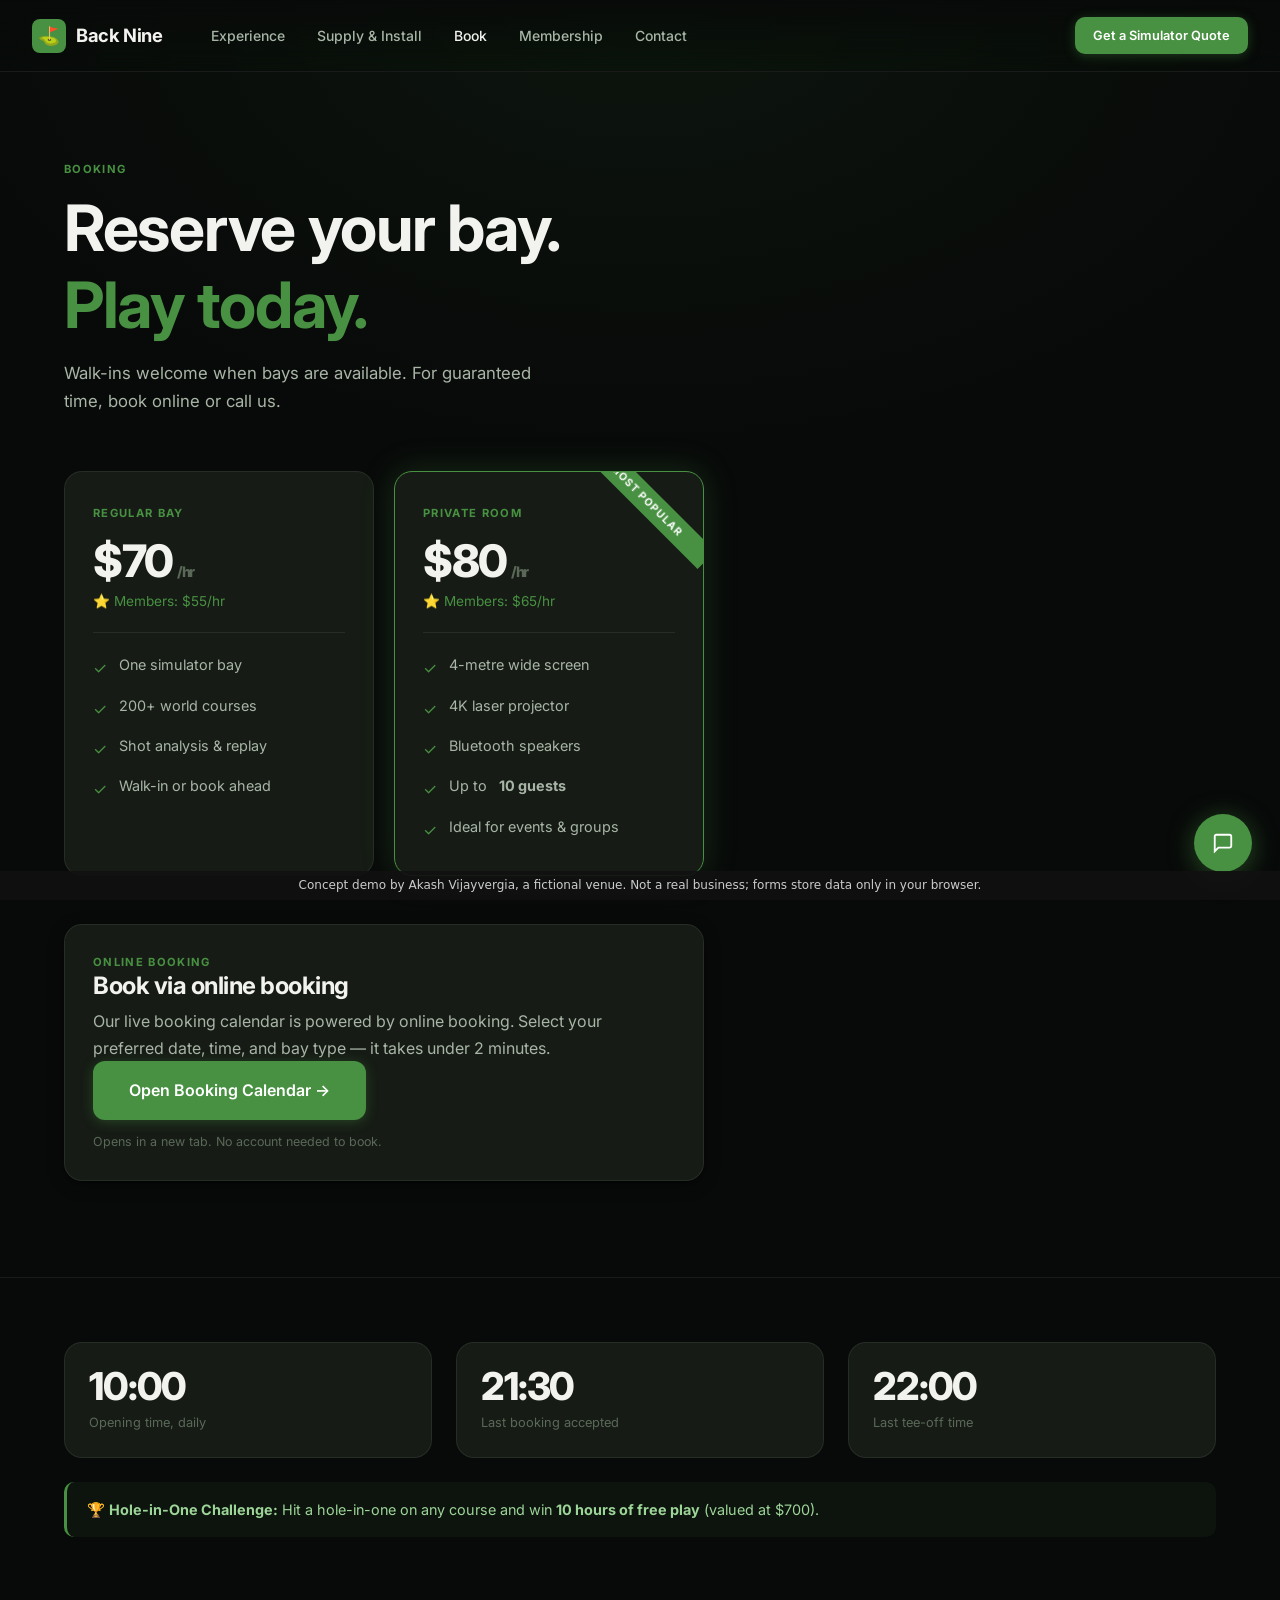
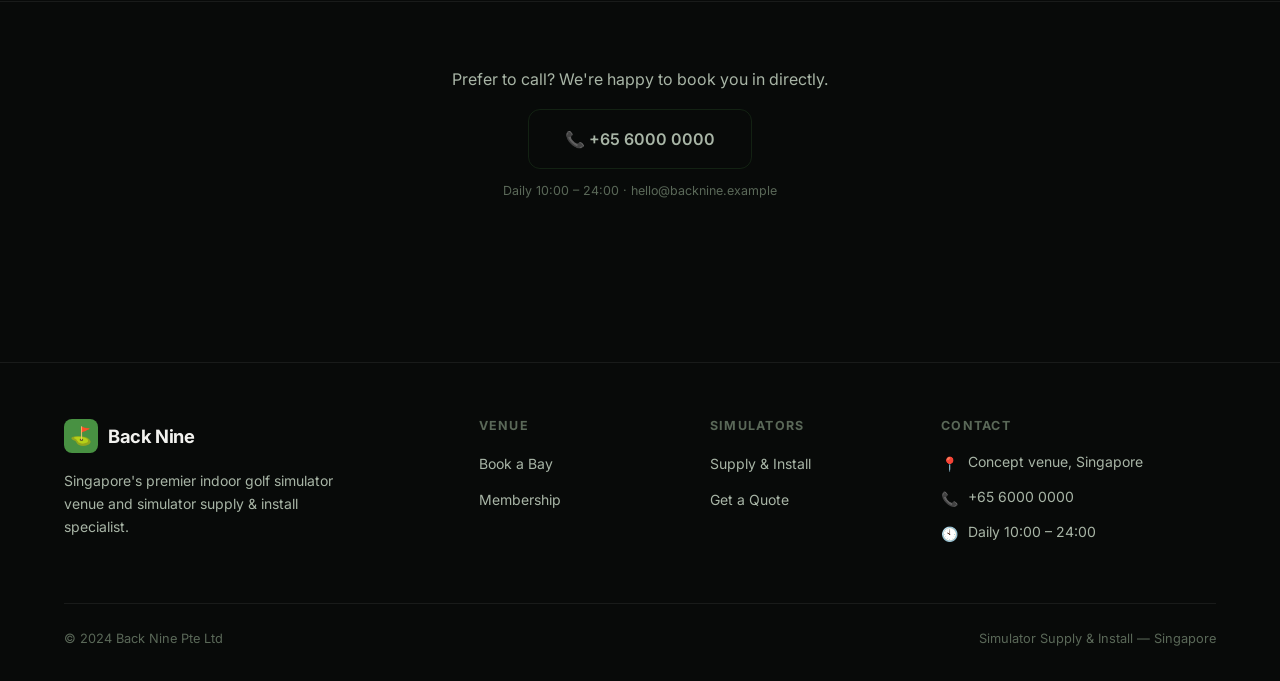
<file: booking.html>
<!DOCTYPE html>
<html lang="en">
<head>
  <meta charset="UTF-8" />
  <meta name="viewport" content="width=device-width, initial-scale=1.0" />
  <title>Book a Bay | Back Nine — Indoor Golf, Singapore</title>
  <meta name="description" content="Book a regular simulator bay or the private room at Back Nine. From $70/hr. Daily 10:00–24:00." />
  <link rel="stylesheet" href="css/main.css" />
  <link rel="stylesheet" href="css/chatbot.css" />
</head>
<body>

<nav class="site-nav">
  <a href="index.html" class="nav-logo">
    <div class="logo-mark">⛳</div>
    Back Nine
  </a>
  <div class="nav-links">
    <a href="index.html">Experience</a>
    <a href="supply-install.html">Supply &amp; Install</a>
    <a href="booking.html" class="active">Book</a>
    <a href="membership.html">Membership</a>
    <a href="contact.html">Contact</a>
  </div>
  <div class="nav-cta">
    <a href="supply-install.html" class="btn btn-primary btn-sm">Get a Simulator Quote</a>
  </div>
  <button class="nav-hamburger" aria-label="Menu" aria-expanded="false">
    <span></span><span></span><span></span>
  </button>
</nav>

<!-- Hero -->
<section class="page-hero">
  <div class="container">
    <div class="section-header animate-in">
      <div class="label">Booking</div>
      <h1>Reserve your bay.<br><span style="color:var(--green)">Play today.</span></h1>
      <p class="mt-16" style="font-size:1.05rem; max-width:500px;">
        Walk-ins welcome when bays are available. For guaranteed time, book online or call us.
      </p>
    </div>

    <!-- Pricing cards -->
    <div class="grid-2 animate-in delay-2" style="max-width:640px; gap:20px; margin-bottom:48px;">
      <div class="pricing-card">
        <div class="label mb-16">Regular Bay</div>
        <div class="price-amount">$70<span class="price-unit">/hr</span></div>
        <div class="price-member">⭐ Members: $55/hr</div>
        <hr class="divider" style="margin:20px 0;" />
        <div class="perk-list">
          <div class="perk-item"><span class="perk-icon">✓</span> One simulator bay</div>
          <div class="perk-item"><span class="perk-icon">✓</span> 200+ world courses</div>
          <div class="perk-item"><span class="perk-icon">✓</span> Shot analysis &amp; replay</div>
          <div class="perk-item"><span class="perk-icon">✓</span> Walk-in or book ahead</div>
        </div>
      </div>
      <div class="pricing-card featured">
        <div class="label mb-16">Private Room</div>
        <div class="price-amount">$80<span class="price-unit">/hr</span></div>
        <div class="price-member">⭐ Members: $65/hr</div>
        <hr class="divider" style="margin:20px 0;" />
        <div class="perk-list">
          <div class="perk-item"><span class="perk-icon">✓</span> 4-metre wide screen</div>
          <div class="perk-item"><span class="perk-icon">✓</span> 4K laser projector</div>
          <div class="perk-item"><span class="perk-icon">✓</span> Bluetooth speakers</div>
          <div class="perk-item"><span class="perk-icon">✓</span> Up to <strong>10 guests</strong></div>
          <div class="perk-item"><span class="perk-icon">✓</span> Ideal for events &amp; groups</div>
        </div>
      </div>
    </div>

    <!-- Booking embed / CTA -->
    <div class="card animate-in delay-3" style="max-width:640px;">
      <div class="label mb-12">Online Booking</div>
      <h3 class="mb-8">Book via online booking</h3>
      <p class="mb-20">
        Our live booking calendar is powered by online booking. Select your preferred date, time, and bay type — it takes under 2 minutes.
      </p>
      <a href="#booking-demo"
         target="_blank" rel="noopener"
         class="btn btn-primary btn-lg">
        Open Booking Calendar →
      </a>
      <p class="text-xs text-muted mt-12">Opens in a new tab. No account needed to book.</p>
    </div>
  </div>
</section>

<!-- Hours & last booking callout -->
<section class="section-sm" style="border-top:1px solid var(--border-light);">
  <div class="container">
    <div class="grid-3 reveal">
      <div class="stat-block card-glow">
        <div class="stat-value">10:00</div>
        <div class="stat-label">Opening time, daily</div>
      </div>
      <div class="stat-block card-glow">
        <div class="stat-value">21:30</div>
        <div class="stat-label">Last booking accepted</div>
      </div>
      <div class="stat-block card-glow">
        <div class="stat-value">22:00</div>
        <div class="stat-label">Last tee-off time</div>
      </div>
    </div>
    <div class="callout callout-green mt-24 reveal">
      🏆 <strong>Hole-in-One Challenge:</strong> Hit a hole-in-one on any course and win <strong>10 hours of free play</strong> (valued at $700).
    </div>
  </div>
</section>

<!-- Phone CTA -->
<section class="section-sm" style="border-top:1px solid var(--border-light); text-align:center;">
  <div class="container reveal">
    <p class="text-mid mb-16">Prefer to call? We're happy to book you in directly.</p>
    <a href="tel:+6560000000" class="btn btn-outline btn-lg">📞 +65 6000 0000</a>
    <p class="text-xs text-muted mt-12">Daily 10:00 – 24:00 · hello@backnine.example</p>
  </div>
</section>

<!-- Footer -->
<footer class="site-footer">
  <div class="container">
    <div class="footer-grid">
      <div class="footer-brand">
        <div class="nav-logo"><div class="logo-mark">⛳</div> Back Nine</div>
        <p>Singapore's premier indoor golf simulator venue and simulator supply &amp; install specialist.</p>
      </div>
      <div class="footer-col"><h4>Venue</h4><ul>
        <li><a href="booking.html">Book a Bay</a></li>
        <li><a href="membership.html">Membership</a></li>
      </ul></div>
      <div class="footer-col"><h4>Simulators</h4><ul>
        <li><a href="supply-install.html">Supply &amp; Install</a></li>
        <li><a href="supply-install.html#get-quote">Get a Quote</a></li>
      </ul></div>
      <div class="footer-col"><h4>Contact</h4>
        <div class="footer-contact-item"><span class="icon">📍</span> Concept venue, Singapore</div>
        <div class="footer-contact-item"><span class="icon">📞</span> <a href="tel:+6560000000">+65 6000 0000</a></div>
        <div class="footer-contact-item"><span class="icon">🕙</span> Daily 10:00 – 24:00</div>
      </div>
    </div>
    <div class="footer-bottom">
      <span>© 2024 Back Nine Pte Ltd</span>
      <span>Simulator Supply &amp; Install — Singapore</span>
    </div>
  </div>
</footer>

<button id="chat-launcher" aria-label="Open chat">
  <svg class="icon-open" width="22" height="22" fill="none" viewBox="0 0 24 24" stroke="currentColor" stroke-width="2"><path d="M21 15a2 2 0 01-2 2H7l-4 4V5a2 2 0 012-2h14a2 2 0 012 2z"/></svg>
  <svg class="icon-close" width="20" height="20" fill="none" viewBox="0 0 24 24" stroke="currentColor" stroke-width="2.5"><path d="M18 6L6 18M6 6l12 12"/></svg>
  <span id="chat-badge" class="chat-badge hidden">1</span>
</button>
<div id="chat-window">
  <div class="chat-header">
    <div class="chat-avatar">⛳</div>
    <div><div class="chat-name">CityBot</div><div class="chat-status">Online — usually replies instantly</div></div>
  </div>
  <div class="chat-messages" id="chat-messages"></div>
  <div class="chat-input-area">
    <textarea id="chat-input" placeholder="Ask me anything…" rows="1"></textarea>
    <button id="chat-send" aria-label="Send"><svg width="16" height="16" fill="none" viewBox="0 0 24 24" stroke="currentColor" stroke-width="2.5"><path d="M22 2L11 13M22 2L15 22l-4-9-9-4 20-7z"/></svg></button>
  </div>
</div>

<script src="js/config.js"></script>
<script src="js/nav.js"></script>
<script src="js/chatbot.js"></script>
<div style="position:fixed;bottom:0;left:0;right:0;z-index:9999;background:#111;color:#ddd;font:12px/1.4 system-ui,sans-serif;text-align:center;padding:6px 12px;opacity:.92">Concept demo by Akash Vijayvergia, a fictional venue. Not a real business; forms store data only in your browser.</div>
</body>
</html>
</file>
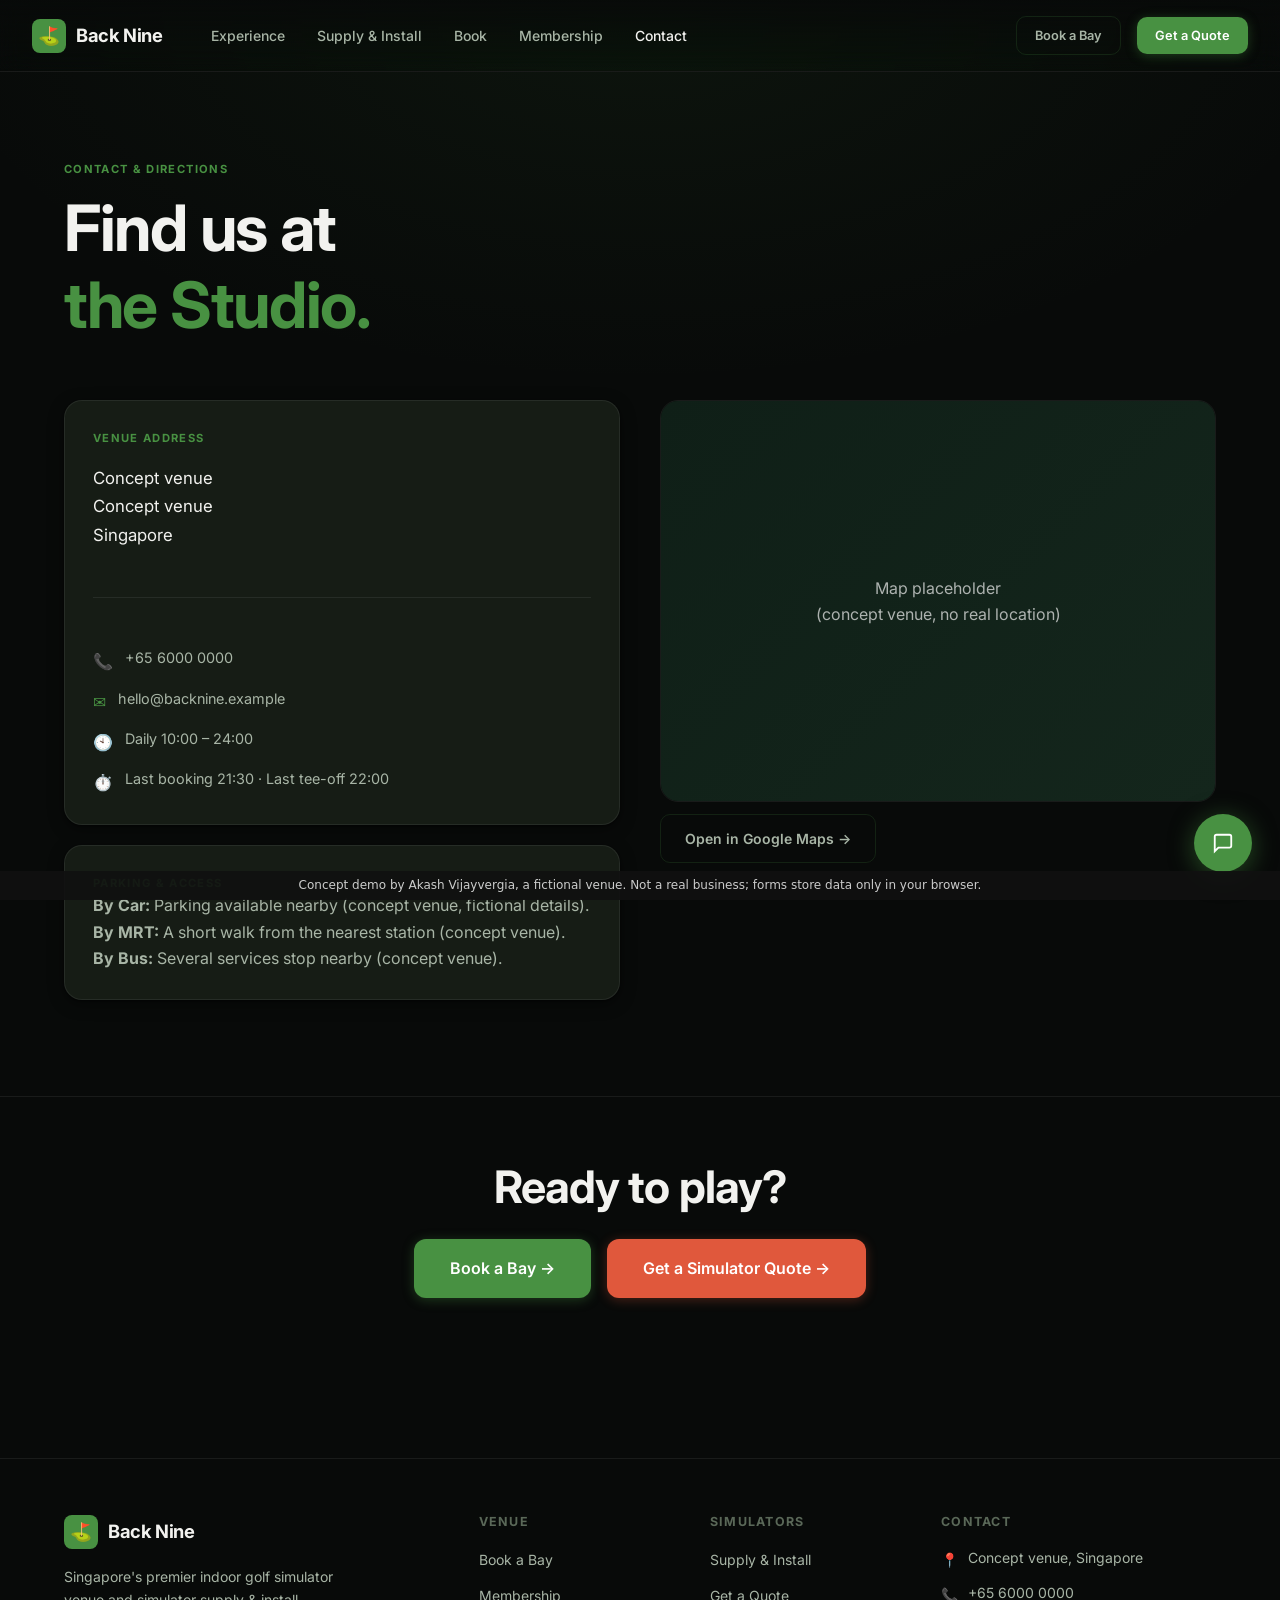
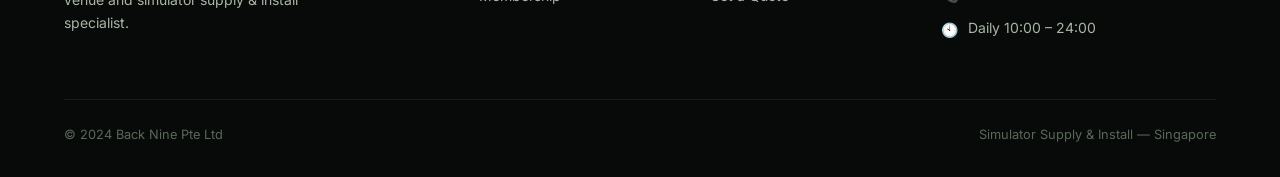
<file: contact.html>
<!DOCTYPE html>
<html lang="en">
<head>
  <meta charset="UTF-8" />
  <meta name="viewport" content="width=device-width, initial-scale=1.0" />
  <title>Contact &amp; Directions | Back Nine</title>
  <link rel="stylesheet" href="css/main.css" />
  <link rel="stylesheet" href="css/chatbot.css" />
</head>
<body>

<nav class="site-nav">
  <a href="index.html" class="nav-logo">
    <div class="logo-mark">⛳</div>
    Back Nine
  </a>
  <div class="nav-links">
    <a href="index.html">Experience</a>
    <a href="supply-install.html">Supply &amp; Install</a>
    <a href="booking.html">Book</a>
    <a href="membership.html">Membership</a>
    <a href="contact.html" class="active">Contact</a>
  </div>
  <div class="nav-cta">
    <a href="booking.html" class="btn btn-outline btn-sm">Book a Bay</a>
    <a href="supply-install.html" class="btn btn-primary btn-sm">Get a Quote</a>
  </div>
  <button class="nav-hamburger" aria-label="Menu" aria-expanded="false">
    <span></span><span></span><span></span>
  </button>
</nav>

<section class="page-hero">
  <div class="container">
    <div class="section-header animate-in">
      <div class="label">Contact &amp; Directions</div>
      <h1>Find us at<br><span style="color:var(--green)">the Studio.</span></h1>
    </div>

    <div class="grid-2 animate-in delay-1" style="gap:40px; align-items:start;">
      <!-- Contact details -->
      <div>
        <div class="card" style="margin-bottom:20px;">
          <div class="label mb-16">Venue Address</div>
          <p style="font-size:1.05rem; color:var(--text); line-height:1.7;">
            Concept venue<br>
            Concept venue<br>
            Singapore
          </p>
          <div class="divider"></div>
          <div class="perk-list">
            <div class="perk-item"><span class="perk-icon">📞</span> <a href="tel:+6560000000">+65 6000 0000</a></div>
            <div class="perk-item"><span class="perk-icon">✉️</span> <a href="mailto:hello@backnine.example">hello@backnine.example</a></div>
            <div class="perk-item"><span class="perk-icon">🕙</span> Daily 10:00 – 24:00</div>
            <div class="perk-item"><span class="perk-icon">⏱️</span> Last booking 21:30 · Last tee-off 22:00</div>
          </div>
        </div>

        <div class="card">
          <div class="label mb-12">Parking &amp; Access</div>
          <p class="mb-12">
            <strong>By Car:</strong> Parking available nearby (concept venue, fictional details).</p>
          <p class="mb-12">
            <strong>By MRT:</strong> A short walk from the nearest station (concept venue).</p>
          <p>
            <strong>By Bus:</strong> Several services stop nearby (concept venue).</p>
        </div>
      </div>

      <!-- Map embed -->
      <div>
        <div style="border-radius:var(--radius-lg); overflow:hidden; border:1px solid var(--border-light);">
          <div style="height:400px;display:flex;align-items:center;justify-content:center;text-align:center;padding:24px;background:linear-gradient(135deg,#0f1f17,#14261c);color:rgba(240,240,240,0.7);">Map placeholder<br>(concept venue, no real location)</div>
        </div>
        <a href="#"
           target="_blank" rel="noopener"
           class="btn btn-outline mt-12">Open in Google Maps →</a>
      </div>
    </div>
  </div>
</section>

<!-- CTA row -->
<section class="section-sm" style="border-top:1px solid var(--border-light); text-align:center;">
  <div class="container reveal">
    <h2 class="mb-24">Ready to play?</h2>
    <div class="flex-center gap-16" style="flex-wrap:wrap;">
      <a href="booking.html" class="btn btn-primary btn-lg">Book a Bay →</a>
      <a href="supply-install.html" class="btn btn-orange btn-lg">Get a Simulator Quote →</a>
    </div>
  </div>
</section>

<footer class="site-footer">
  <div class="container">
    <div class="footer-grid">
      <div class="footer-brand">
        <div class="nav-logo"><div class="logo-mark">⛳</div> Back Nine</div>
        <p>Singapore's premier indoor golf simulator venue and simulator supply &amp; install specialist.</p>
      </div>
      <div class="footer-col"><h4>Venue</h4><ul>
        <li><a href="booking.html">Book a Bay</a></li>
        <li><a href="membership.html">Membership</a></li>
      </ul></div>
      <div class="footer-col"><h4>Simulators</h4><ul>
        <li><a href="supply-install.html">Supply &amp; Install</a></li>
        <li><a href="supply-install.html#get-quote">Get a Quote</a></li>
      </ul></div>
      <div class="footer-col"><h4>Contact</h4>
        <div class="footer-contact-item"><span class="icon">📍</span> Concept venue, Singapore</div>
        <div class="footer-contact-item"><span class="icon">📞</span> <a href="tel:+6560000000">+65 6000 0000</a></div>
        <div class="footer-contact-item"><span class="icon">🕙</span> Daily 10:00 – 24:00</div>
      </div>
    </div>
    <div class="footer-bottom">
      <span>© 2024 Back Nine Pte Ltd</span>
      <span>Simulator Supply &amp; Install — Singapore</span>
    </div>
  </div>
</footer>

<button id="chat-launcher" aria-label="Open chat">
  <svg class="icon-open" width="22" height="22" fill="none" viewBox="0 0 24 24" stroke="currentColor" stroke-width="2"><path d="M21 15a2 2 0 01-2 2H7l-4 4V5a2 2 0 012-2h14a2 2 0 012 2z"/></svg>
  <svg class="icon-close" width="20" height="20" fill="none" viewBox="0 0 24 24" stroke="currentColor" stroke-width="2.5"><path d="M18 6L6 18M6 6l12 12"/></svg>
  <span id="chat-badge" class="chat-badge hidden">1</span>
</button>
<div id="chat-window">
  <div class="chat-header">
    <div class="chat-avatar">⛳</div>
    <div><div class="chat-name">CityBot</div><div class="chat-status">Online</div></div>
  </div>
  <div class="chat-messages" id="chat-messages"></div>
  <div class="chat-input-area">
    <textarea id="chat-input" placeholder="Ask me anything…" rows="1"></textarea>
    <button id="chat-send" aria-label="Send"><svg width="16" height="16" fill="none" viewBox="0 0 24 24" stroke="currentColor" stroke-width="2.5"><path d="M22 2L11 13M22 2L15 22l-4-9-9-4 20-7z"/></svg></button>
  </div>
</div>
<script src="js/config.js"></script>
<script src="js/nav.js"></script>
<script src="js/chatbot.js"></script>
<div style="position:fixed;bottom:0;left:0;right:0;z-index:9999;background:#111;color:#ddd;font:12px/1.4 system-ui,sans-serif;text-align:center;padding:6px 12px;opacity:.92">Concept demo by Akash Vijayvergia, a fictional venue. Not a real business; forms store data only in your browser.</div>
</body>
</html>
</file>
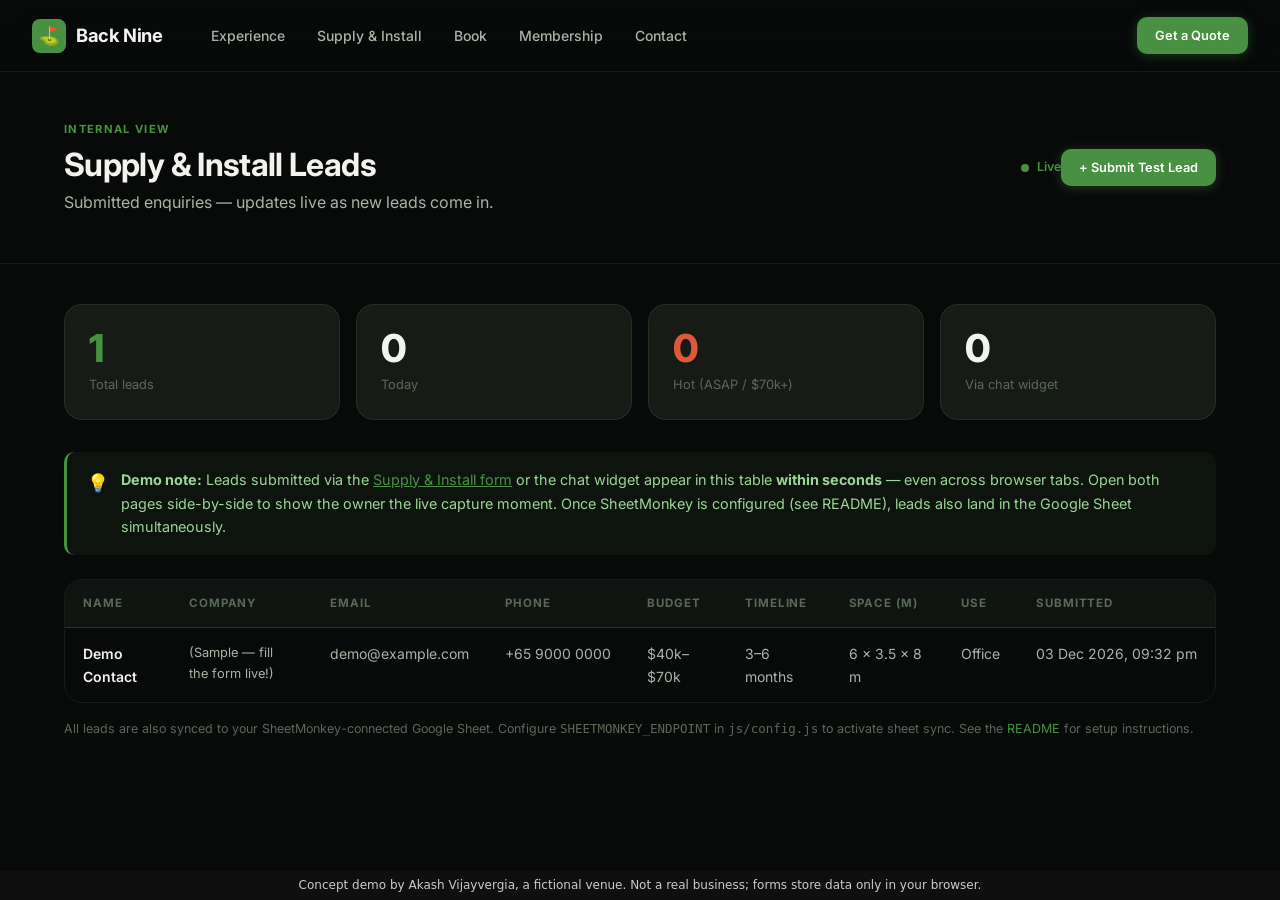
<file: dashboard.html>
<!DOCTYPE html>
<html lang="en">
<head>
  <meta charset="UTF-8" />
  <meta name="viewport" content="width=device-width, initial-scale=1.0" />
  <title>Leads Dashboard | Back Nine</title>
  <link rel="stylesheet" href="css/main.css" />
</head>
<body id="dashboard-page">

<nav class="site-nav">
  <a href="index.html" class="nav-logo">
    <div class="logo-mark">⛳</div>
    Back Nine
  </a>
  <div class="nav-links">
    <a href="index.html">Experience</a>
    <a href="supply-install.html">Supply &amp; Install</a>
    <a href="booking.html">Book</a>
    <a href="membership.html">Membership</a>
    <a href="contact.html">Contact</a>
  </div>
  <div class="nav-cta">
    <a href="supply-install.html" class="btn btn-primary btn-sm">Get a Quote</a>
  </div>
  <button class="nav-hamburger" aria-label="Menu" aria-expanded="false">
    <span></span><span></span><span></span>
  </button>
</nav>

<!-- Dashboard Header -->
<div class="dashboard-header">
  <div class="container">
    <div class="flex-between" style="flex-wrap:wrap; gap:16px;">
      <div>
        <div class="label mb-8">Internal View</div>
        <h1 style="font-size:2rem;">Supply &amp; Install Leads</h1>
        <p class="mt-4">Submitted enquiries — updates live as new leads come in.</p>
      </div>
      <div class="flex gap-12" style="align-items:center;">
        <div class="live-indicator">
          <div class="live-dot"></div>
          Live
        </div>
        <a href="supply-install.html" class="btn btn-primary btn-sm">+ Submit Test Lead</a>
      </div>
    </div>
  </div>
</div>

<div class="container" style="padding-top:40px; padding-bottom:80px;">

  <!-- Stats bar -->
  <div class="stats-bar">
    <div class="stat-block">
      <div class="stat-value text-green" id="stat-total">—</div>
      <div class="stat-label">Total leads</div>
    </div>
    <div class="stat-block">
      <div class="stat-value" id="stat-today">—</div>
      <div class="stat-label">Today</div>
    </div>
    <div class="stat-block">
      <div class="stat-value text-orange" id="stat-hot">—</div>
      <div class="stat-label">Hot (ASAP / $70k+)</div>
    </div>
    <div class="stat-block">
      <div class="stat-value" id="stat-sources">—</div>
      <div class="stat-label">Via chat widget</div>
    </div>
  </div>

  <!-- Demo context callout -->
  <div class="callout callout-green mt-24 mb-24" style="display:flex; gap:12px; align-items:flex-start;">
    <span style="flex-shrink:0; font-size:1.1rem;">💡</span>
    <div>
      <strong>Demo note:</strong> Leads submitted via the <a href="supply-install.html" style="color:var(--green); text-decoration:underline;">Supply &amp; Install form</a> or the chat widget appear in this table <strong>within seconds</strong> — even across browser tabs. Open both pages side-by-side to show the owner the live capture moment. Once SheetMonkey is configured (see README), leads also land in the Google Sheet simultaneously.
    </div>
  </div>

  <!-- Table -->
  <div class="leads-table-wrapper">
    <table class="leads-table">
      <thead>
        <tr>
          <th>Name</th>
          <th>Company</th>
          <th>Email</th>
          <th>Phone</th>
          <th>Budget</th>
          <th>Timeline</th>
          <th>Space (m)</th>
          <th>Use</th>
          <th>Submitted</th>
        </tr>
      </thead>
      <tbody id="leads-tbody">
        <!-- Rendered by dashboard.js -->
      </tbody>
    </table>
    <div id="leads-empty" class="leads-empty" style="display:none;">
      <div class="icon">📭</div>
      <p>No leads yet. <a href="supply-install.html" style="color:var(--green);">Submit the first one</a> to see it appear here.</p>
    </div>
  </div>

  <!-- Export hint -->
  <p class="text-xs text-muted mt-16">
    All leads are also synced to your SheetMonkey-connected Google Sheet. Configure <code>SHEETMONKEY_ENDPOINT</code> in <code>js/config.js</code> to activate sheet sync. See the <a href="README.md" style="color:var(--green);">README</a> for setup instructions.
  </p>

  <!-- Optional Google Sheets embed -->
  <div id="sheet-embed-section" class="mt-48" style="display:none;">
    <hr class="divider" />
    <div class="label mb-8">Google Sheet (live sync)</div>
    <h3 class="mb-16">Sheet View</h3>
    <div style="border-radius:var(--radius-lg); overflow:hidden; border:1px solid var(--border-light);">
      <iframe id="sheet-embed-frame"
              style="width:100%; height:500px; border:none; background:var(--surface);"
              title="Leads Google Sheet"></iframe>
    </div>
  </div>
</div>

<script src="js/config.js"></script>
<script src="js/nav.js"></script>
<script src="js/dashboard.js"></script>
<script>
  // Show sheet embed if URL configured
  document.addEventListener('DOMContentLoaded', () => {
    if (typeof CONFIG !== 'undefined' && CONFIG.SHEET_EMBED_URL) {
      const section = document.getElementById('sheet-embed-section');
      const frame   = document.getElementById('sheet-embed-frame');
      if (section && frame) {
        frame.src = CONFIG.SHEET_EMBED_URL;
        section.style.display = '';
      }
    }
  });
</script>
<div style="position:fixed;bottom:0;left:0;right:0;z-index:9999;background:#111;color:#ddd;font:12px/1.4 system-ui,sans-serif;text-align:center;padding:6px 12px;opacity:.92">Concept demo by Akash Vijayvergia, a fictional venue. Not a real business; forms store data only in your browser.</div>
</body>
</html>
</file>
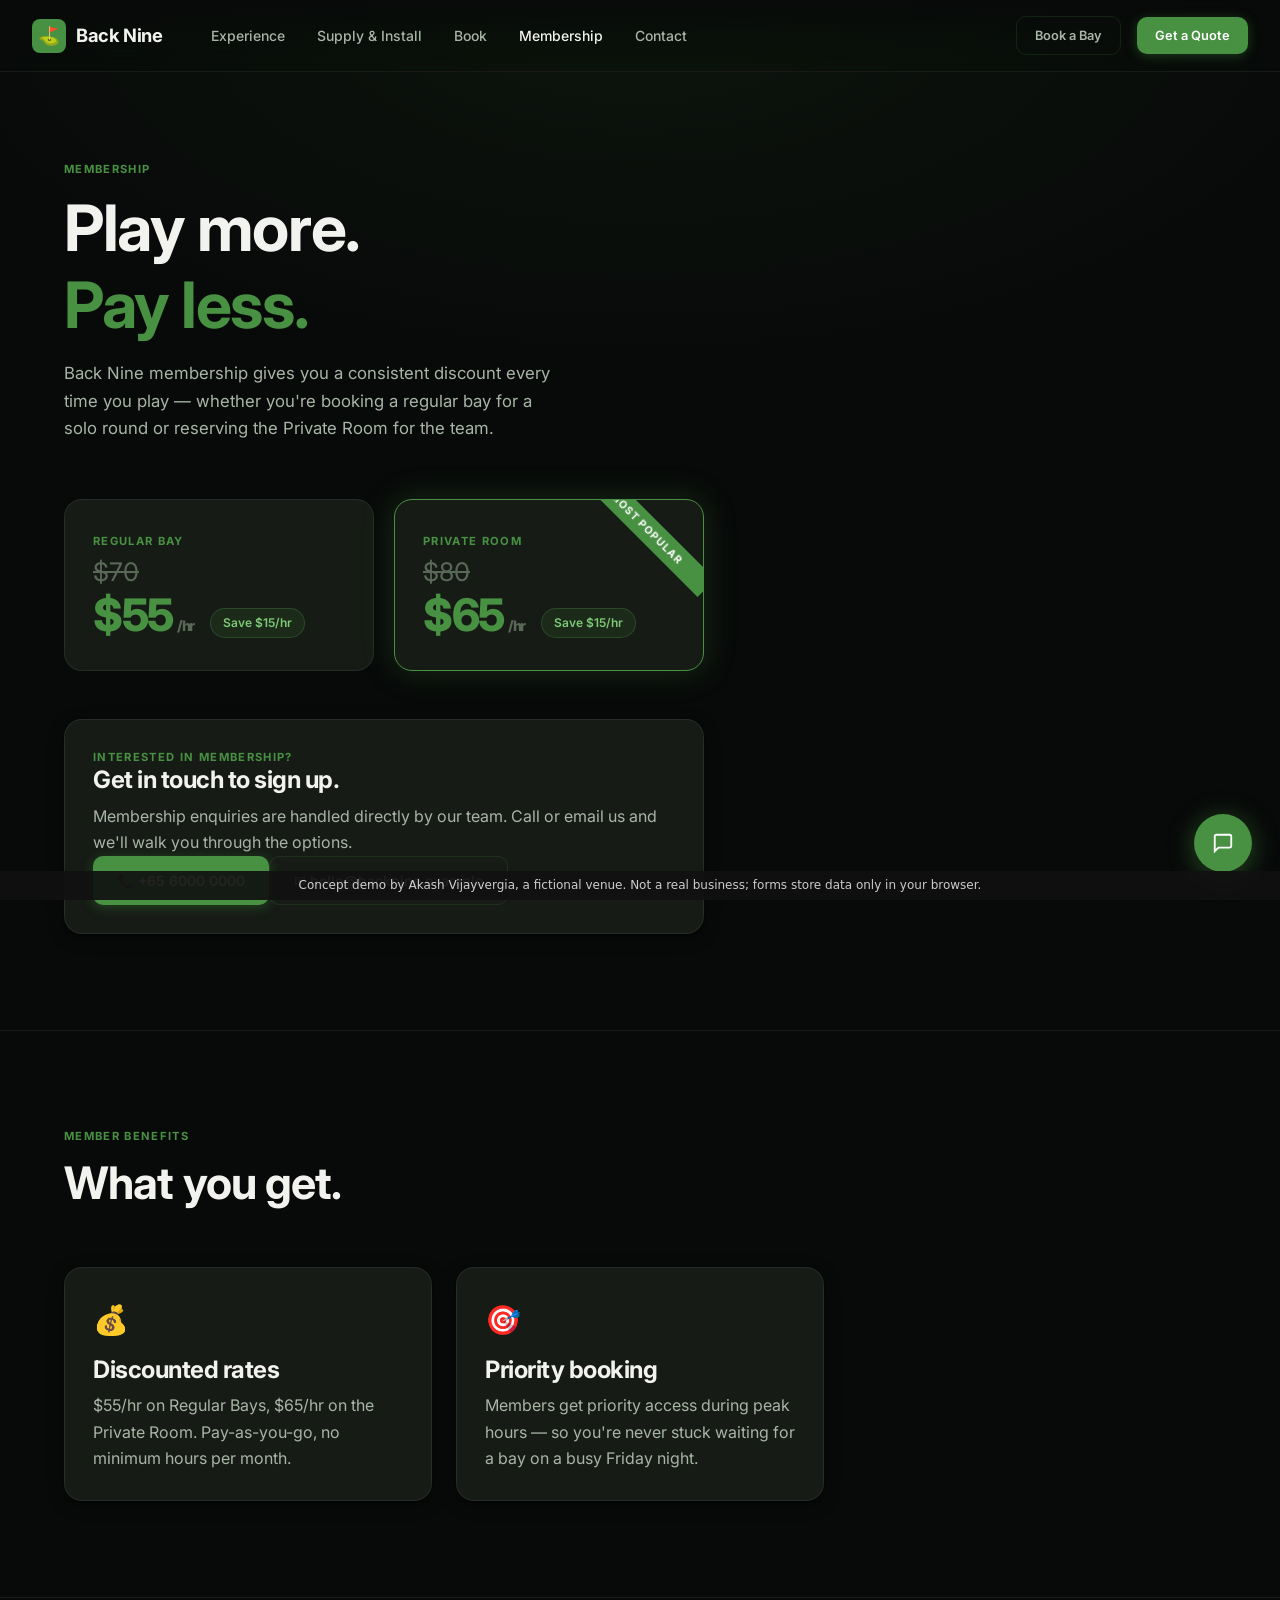
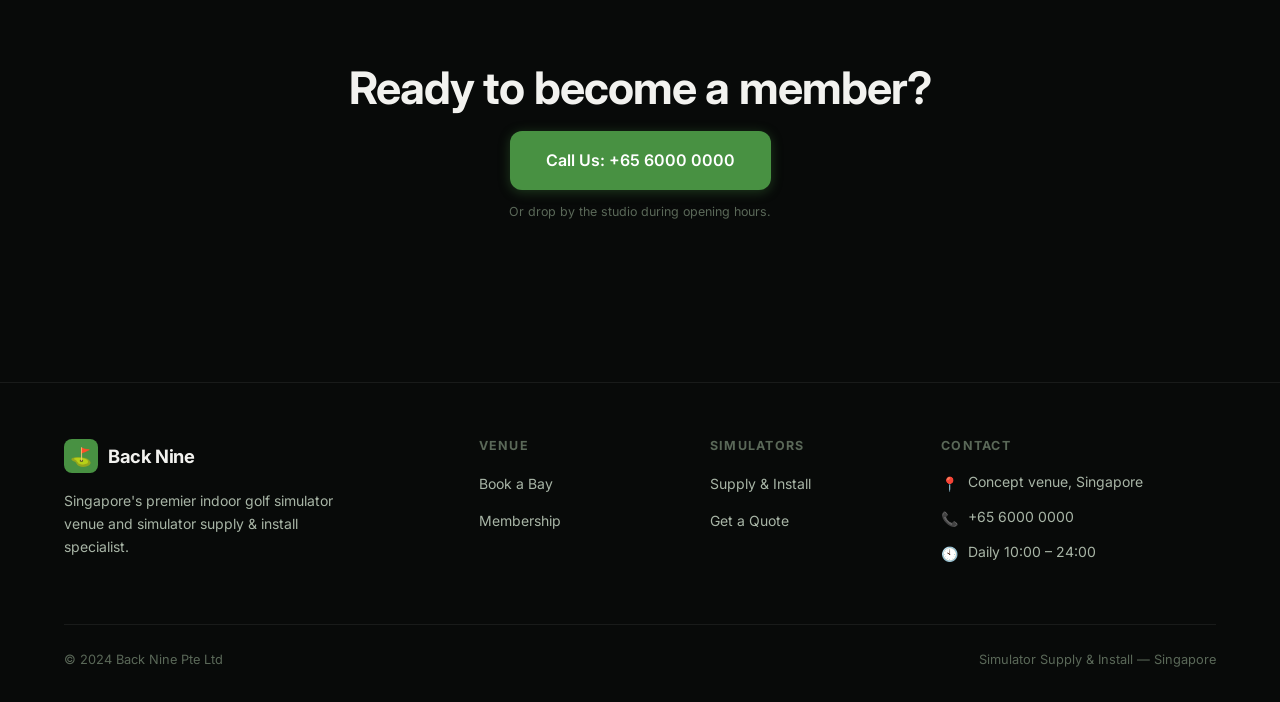
<file: membership.html>
<!DOCTYPE html>
<html lang="en">
<head>
  <meta charset="UTF-8" />
  <meta name="viewport" content="width=device-width, initial-scale=1.0" />
  <title>Membership | Back Nine</title>
  <meta name="description" content="Back Nine membership — play more, pay less. Regular Bay at $55/hr and Private Room at $65/hr for members." />
  <link rel="stylesheet" href="css/main.css" />
  <link rel="stylesheet" href="css/chatbot.css" />
</head>
<body>

<nav class="site-nav">
  <a href="index.html" class="nav-logo">
    <div class="logo-mark">⛳</div>
    Back Nine
  </a>
  <div class="nav-links">
    <a href="index.html">Experience</a>
    <a href="supply-install.html">Supply &amp; Install</a>
    <a href="booking.html">Book</a>
    <a href="membership.html" class="active">Membership</a>
    <a href="contact.html">Contact</a>
  </div>
  <div class="nav-cta">
    <a href="booking.html" class="btn btn-outline btn-sm">Book a Bay</a>
    <a href="supply-install.html" class="btn btn-primary btn-sm">Get a Quote</a>
  </div>
  <button class="nav-hamburger" aria-label="Menu" aria-expanded="false">
    <span></span><span></span><span></span>
  </button>
</nav>

<section class="page-hero">
  <div class="container">
    <div class="section-header animate-in">
      <div class="label">Membership</div>
      <h1>Play more.<br><span style="color:var(--green)">Pay less.</span></h1>
      <p class="mt-16" style="font-size:1.05rem; max-width:500px;">
        Back Nine membership gives you a consistent discount every time you play — whether you're booking a regular bay for a solo round or reserving the Private Room for the team.
      </p>
    </div>

    <div class="grid-2 animate-in delay-2" style="max-width:640px; gap:20px; margin-bottom:48px;">
      <div class="pricing-card">
        <div class="label mb-12">Regular Bay</div>
        <div class="flex gap-16" style="align-items:flex-end;">
          <div>
            <div style="font-size:1.6rem; color:var(--text-muted); text-decoration:line-through;">$70</div>
            <div class="price-amount text-green">$55<span class="price-unit">/hr</span></div>
          </div>
          <div class="tag tag-green">Save $15/hr</div>
        </div>
      </div>
      <div class="pricing-card featured">
        <div class="label mb-12">Private Room</div>
        <div class="flex gap-16" style="align-items:flex-end;">
          <div>
            <div style="font-size:1.6rem; color:var(--text-muted); text-decoration:line-through;">$80</div>
            <div class="price-amount text-green">$65<span class="price-unit">/hr</span></div>
          </div>
          <div class="tag tag-green">Save $15/hr</div>
        </div>
      </div>
    </div>

    <div class="card animate-in delay-3" style="max-width:640px;">
      <div class="label mb-12">Interested in Membership?</div>
      <h3 class="mb-8">Get in touch to sign up.</h3>
      <p class="mb-20">
        Membership enquiries are handled directly by our team. Call or email us and we'll walk you through the options.
      </p>
      <div class="flex gap-12" style="flex-wrap:wrap;">
        <a href="tel:+6560000000" class="btn btn-primary">📞 +65 6000 0000</a>
        <a href="mailto:hello@backnine.example" class="btn btn-outline">✉️ hello@backnine.example</a>
      </div>
    </div>
  </div>
</section>

<section class="section" style="border-top:1px solid var(--border-light);">
  <div class="container">
    <div class="section-header reveal">
      <div class="label">Member benefits</div>
      <h2>What you get.</h2>
    </div>
    <div class="grid-3 reveal delay-1">
      <div class="card card-glow">
        <div class="text-green" style="font-size:1.8rem; margin-bottom:12px;">💰</div>
        <h3>Discounted rates</h3>
        <p class="mt-8">$55/hr on Regular Bays, $65/hr on the Private Room. Pay-as-you-go, no minimum hours per month.</p>
      </div>
      <div class="card card-glow">
        <div class="text-green" style="font-size:1.8rem; margin-bottom:12px;">🎯</div>
        <h3>Priority booking</h3>
        <p class="mt-8">Members get priority access during peak hours — so you're never stuck waiting for a bay on a busy Friday night.</p>
      </div>
    </div>
  </div>
</section>

<!-- CTA -->
<section class="section-sm" style="border-top:1px solid var(--border-light); text-align:center;">
  <div class="container reveal">
    <h2 class="mb-16">Ready to become a member?</h2>
    <a href="tel:+6560000000" class="btn btn-primary btn-lg">Call Us: +65 6000 0000</a>
    <p class="text-xs text-muted mt-12">Or drop by the studio during opening hours.</p>
  </div>
</section>

<footer class="site-footer">
  <div class="container">
    <div class="footer-grid">
      <div class="footer-brand">
        <div class="nav-logo"><div class="logo-mark">⛳</div> Back Nine</div>
        <p>Singapore's premier indoor golf simulator venue and simulator supply &amp; install specialist.</p>
      </div>
      <div class="footer-col"><h4>Venue</h4><ul>
        <li><a href="booking.html">Book a Bay</a></li>
        <li><a href="membership.html">Membership</a></li>
      </ul></div>
      <div class="footer-col"><h4>Simulators</h4><ul>
        <li><a href="supply-install.html">Supply &amp; Install</a></li>
        <li><a href="supply-install.html#get-quote">Get a Quote</a></li>
      </ul></div>
      <div class="footer-col"><h4>Contact</h4>
        <div class="footer-contact-item"><span class="icon">📍</span> Concept venue, Singapore</div>
        <div class="footer-contact-item"><span class="icon">📞</span> <a href="tel:+6560000000">+65 6000 0000</a></div>
        <div class="footer-contact-item"><span class="icon">🕙</span> Daily 10:00 – 24:00</div>
      </div>
    </div>
    <div class="footer-bottom">
      <span>© 2024 Back Nine Pte Ltd</span>
      <span>Simulator Supply &amp; Install — Singapore</span>
    </div>
  </div>
</footer>

<button id="chat-launcher" aria-label="Open chat">
  <svg class="icon-open" width="22" height="22" fill="none" viewBox="0 0 24 24" stroke="currentColor" stroke-width="2"><path d="M21 15a2 2 0 01-2 2H7l-4 4V5a2 2 0 012-2h14a2 2 0 012 2z"/></svg>
  <svg class="icon-close" width="20" height="20" fill="none" viewBox="0 0 24 24" stroke="currentColor" stroke-width="2.5"><path d="M18 6L6 18M6 6l12 12"/></svg>
  <span id="chat-badge" class="chat-badge hidden">1</span>
</button>
<div id="chat-window">
  <div class="chat-header">
    <div class="chat-avatar">⛳</div>
    <div><div class="chat-name">CityBot</div><div class="chat-status">Online</div></div>
  </div>
  <div class="chat-messages" id="chat-messages"></div>
  <div class="chat-input-area">
    <textarea id="chat-input" placeholder="Ask me anything…" rows="1"></textarea>
    <button id="chat-send" aria-label="Send"><svg width="16" height="16" fill="none" viewBox="0 0 24 24" stroke="currentColor" stroke-width="2.5"><path d="M22 2L11 13M22 2L15 22l-4-9-9-4 20-7z"/></svg></button>
  </div>
</div>
<script src="js/config.js"></script>
<script src="js/nav.js"></script>
<script src="js/chatbot.js"></script>
<div style="position:fixed;bottom:0;left:0;right:0;z-index:9999;background:#111;color:#ddd;font:12px/1.4 system-ui,sans-serif;text-align:center;padding:6px 12px;opacity:.92">Concept demo by Akash Vijayvergia, a fictional venue. Not a real business; forms store data only in your browser.</div>
</body>
</html>
</file>
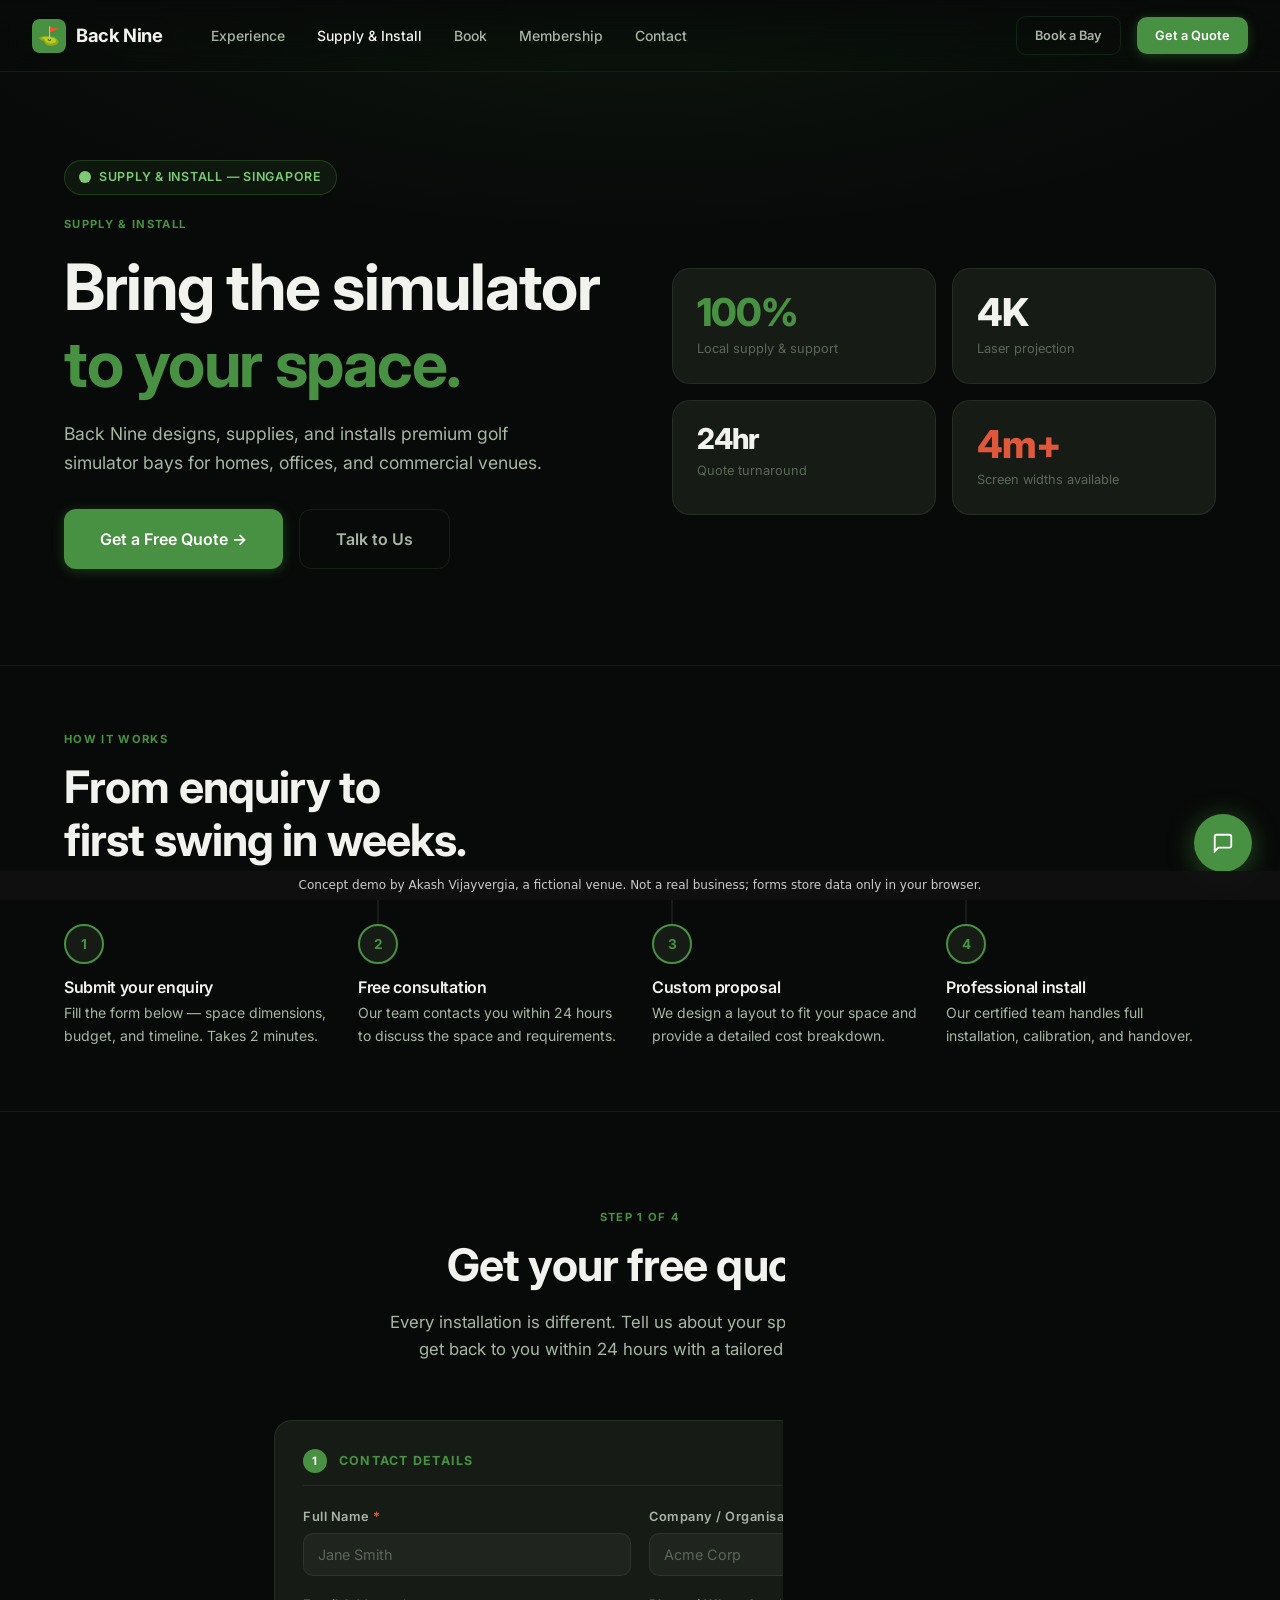
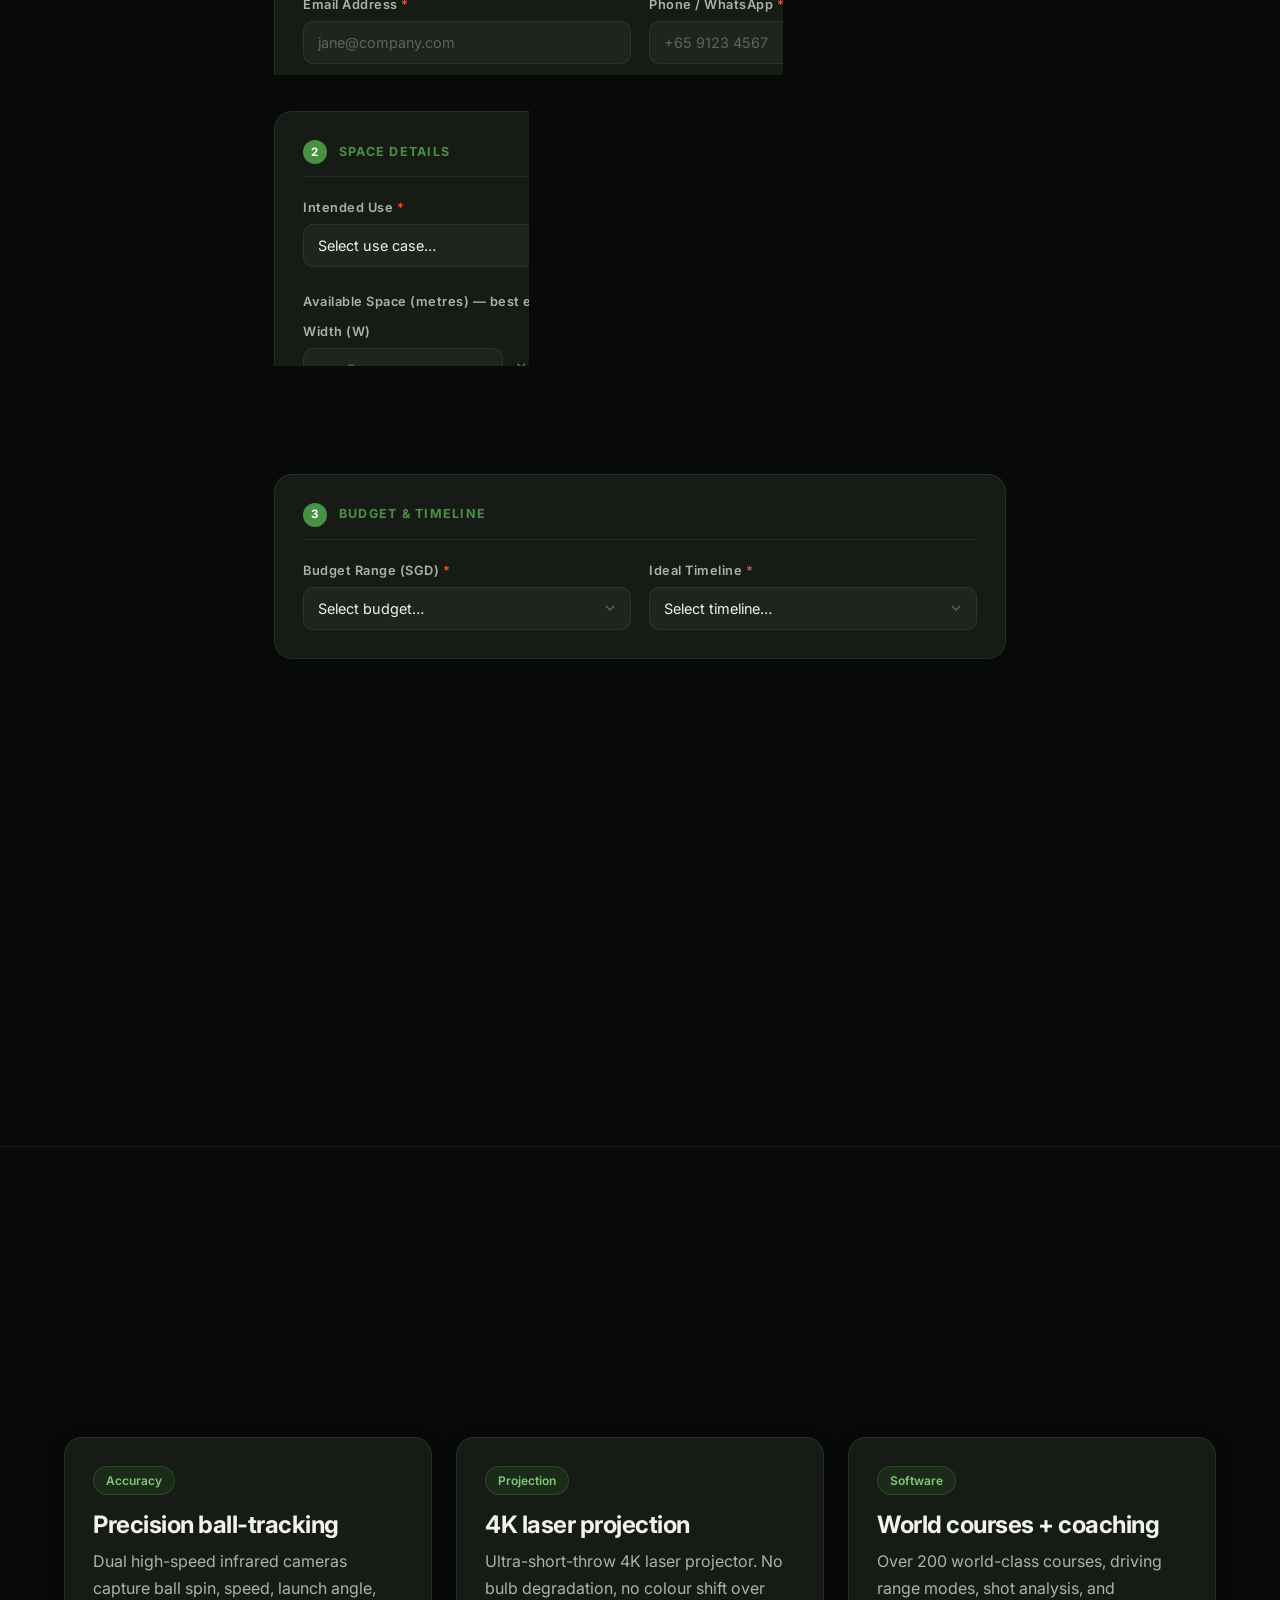
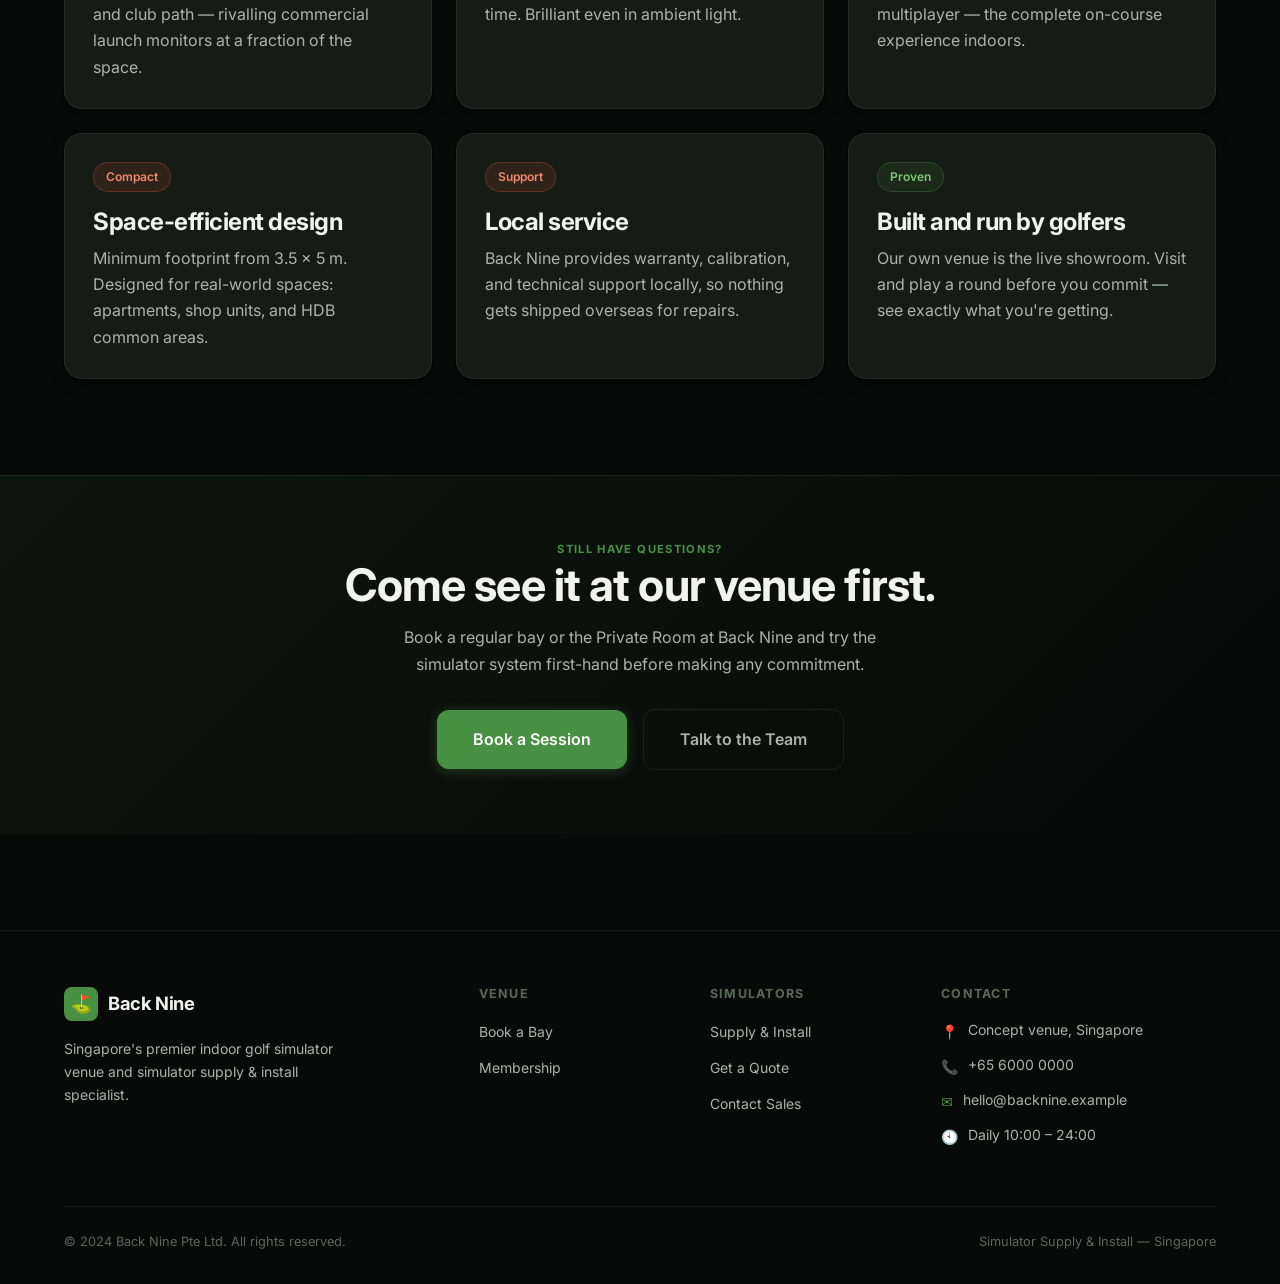
<file: supply-install.html>
<!DOCTYPE html>
<html lang="en">
<head>
  <meta charset="UTF-8" />
  <meta name="viewport" content="width=device-width, initial-scale=1.0" />
  <title>Supply & Install | Back Nine — Simulator Solutions</title>
  <meta name="description" content="Get a custom quote for a premium golf simulator in your home, office, or commercial venue. Back Nine is Singapore's simulator supply &amp; install specialist." />
  <link rel="stylesheet" href="css/main.css" />
  <link rel="stylesheet" href="css/chatbot.css" />
</head>
<body>

<!-- Navigation -->
<nav class="site-nav">
  <a href="index.html" class="nav-logo">
    <div class="logo-mark">⛳</div>
    Back Nine
  </a>
  <div class="nav-links">
    <a href="index.html">Experience</a>
    <a href="supply-install.html" class="active">Supply &amp; Install</a>
    <a href="booking.html">Book</a>
    <a href="membership.html">Membership</a>
    <a href="contact.html">Contact</a>
  </div>
  <div class="nav-cta">
    <a href="booking.html" class="btn btn-outline btn-sm">Book a Bay</a>
    <a href="supply-install.html" class="btn btn-primary btn-sm">Get a Quote</a>
  </div>
  <button class="nav-hamburger" aria-label="Menu" aria-expanded="false">
    <span></span><span></span><span></span>
  </button>
</nav>

<!-- Hero -->
<section class="page-hero">
  <div class="container">
    <div class="si-hero-badge">
      <svg width="12" height="12" viewBox="0 0 12 12" fill="currentColor"><circle cx="6" cy="6" r="6"/></svg>
      Supply &amp; Install — Singapore
    </div>
    <div class="grid-2" style="align-items:center; gap:64px;">
      <div class="animate-in">
        <div class="label mb-16">Supply &amp; Install</div>
        <h1>Bring the simulator<br><span style="color:var(--green)">to your space.</span></h1>
        <p class="mt-16" style="font-size:1.1rem; max-width:480px;">
          Back Nine designs, supplies, and installs premium golf simulator bays for homes, offices, and commercial venues.
        </p>
        <div class="flex gap-16 mt-32" style="flex-wrap:wrap;">
          <a href="#get-quote" class="btn btn-primary btn-lg">Get a Free Quote →</a>
          <a href="contact.html" class="btn btn-outline btn-lg">Talk to Us</a>
        </div>
      </div>
      <div class="animate-in delay-2">
        <div class="grid-2 gap-16">
          <div class="stat-block card-glow">
            <div class="stat-value text-green">100%</div>
            <div class="stat-label">Local supply &amp; support</div>
          </div>
          <div class="stat-block card-glow">
            <div class="stat-value">4K</div>
            <div class="stat-label">Laser projection</div>
          </div>
          <div class="stat-block card-glow">
            <div class="stat-value" style="font-size:1.8rem;">24hr</div>
            <div class="stat-label">Quote turnaround</div>
          </div>
          <div class="stat-block card-glow">
            <div class="stat-value text-orange">4m+</div>
            <div class="stat-label">Screen widths available</div>
          </div>
        </div>
      </div>
    </div>
  </div>
</section>

<!-- Process steps -->
<section class="section-sm" style="border-top:1px solid var(--border-light);">
  <div class="container">
    <div class="section-header">
      <div class="label">How it works</div>
      <h2>From enquiry to<br>first swing in weeks.</h2>
    </div>
    <div class="grid-4 reveal">
      <div class="process-step" style="flex-direction:column; align-items:flex-start; gap:14px;">
        <div class="process-step-num">1</div>
        <div>
          <h4>Submit your enquiry</h4>
          <p class="text-sm mt-4">Fill the form below — space dimensions, budget, and timeline. Takes 2 minutes.</p>
        </div>
      </div>
      <div class="process-step" style="flex-direction:column; align-items:flex-start; gap:14px;">
        <div class="process-step-num">2</div>
        <div>
          <h4>Free consultation</h4>
          <p class="text-sm mt-4">Our team contacts you within 24 hours to discuss the space and requirements.</p>
        </div>
      </div>
      <div class="process-step" style="flex-direction:column; align-items:flex-start; gap:14px;">
        <div class="process-step-num">3</div>
        <div>
          <h4>Custom proposal</h4>
          <p class="text-sm mt-4">We design a layout to fit your space and provide a detailed cost breakdown.</p>
        </div>
      </div>
      <div class="process-step" style="flex-direction:column; align-items:flex-start; gap:14px;">
        <div class="process-step-num">4</div>
        <div>
          <h4>Professional install</h4>
          <p class="text-sm mt-4">Our certified team handles full installation, calibration, and handover.</p>
        </div>
      </div>
    </div>
  </div>
</section>

<!-- The form — PITCH-CRITICAL SECTION -->
<section class="section" id="get-quote" style="border-top:1px solid var(--border-light);">
  <div class="container container-sm">
    <div class="section-header center reveal">
      <div class="label">Step 1 of 4</div>
      <h2>Get your free quote</h2>
      <p>Every installation is different. Tell us about your space and we'll get back to you within 24 hours with a tailored proposal.</p>
    </div>

    <!-- Form wrapper (hidden on success) -->
    <div data-form-wrap>
      <form id="si-lead-form" novalidate autocomplete="on">

        <!-- Section 1: Contact Details -->
        <div class="form-block reveal">
          <div class="form-section-title">
            <span class="form-section-num">1</span>
            Contact Details
          </div>
          <div class="form-grid-2">
            <div class="form-group">
              <label class="form-label required" for="full_name">Full Name</label>
              <input class="form-control" type="text" id="full_name" name="full_name"
                     placeholder="Jane Smith" data-required autocomplete="name" />
              <span class="form-error">Please enter your name</span>
            </div>
            <div class="form-group">
              <label class="form-label" for="company">Company / Organisation</label>
              <input class="form-control" type="text" id="company" name="company"
                     placeholder="Acme Corp" autocomplete="organization" />
            </div>
            <div class="form-group">
              <label class="form-label required" for="email">Email Address</label>
              <input class="form-control" type="email" id="email" name="email"
                     placeholder="jane@company.com" data-required autocomplete="email" />
              <span class="form-error">Please enter a valid email</span>
            </div>
            <div class="form-group">
              <label class="form-label required" for="phone">Phone / WhatsApp</label>
              <input class="form-control" type="tel" id="phone" name="phone"
                     placeholder="+65 9123 4567" data-required autocomplete="tel" />
              <span class="form-error">Please enter a contact number</span>
            </div>
          </div>
        </div>

        <!-- Section 2: Space Details -->
        <div class="form-block reveal delay-1">
          <div class="form-section-title">
            <span class="form-section-num">2</span>
            Space Details
          </div>

          <div class="form-group mb-24">
            <label class="form-label required" for="intended_use">Intended Use</label>
            <select class="form-control" id="intended_use" name="intended_use" data-required>
              <option value="">Select use case…</option>
              <option value="Office">Office / Corporate</option>
              <option value="Home">Private Home</option>
              <option value="Commercial Venue">Commercial Venue (bar, club, hotel…)</option>
              <option value="Other">Other</option>
            </select>
            <span class="form-error">Please select an intended use</span>
          </div>

          <div class="form-group mb-8">
            <label class="form-label">Available Space (metres) — best estimate is fine</label>
          </div>
          <div class="dimension-row mb-16">
            <div class="form-group">
              <label class="form-label" for="dim_w">Width (W)</label>
              <input class="form-control" type="number" id="dim_w" name="dim_w"
                     placeholder="e.g. 5" min="1" step="0.1" />
            </div>
            <div class="dimension-sep">×</div>
            <div class="form-group">
              <label class="form-label" for="dim_h">Height (H)</label>
              <input class="form-control" type="number" id="dim_h" name="dim_h"
                     placeholder="e.g. 3" min="1" step="0.1" />
            </div>
            <div class="dimension-sep">×</div>
            <div class="form-group">
              <label class="form-label" for="dim_d">Depth (D)</label>
              <input class="form-control" type="number" id="dim_d" name="dim_d"
                     placeholder="e.g. 8" min="1" step="0.1" />
            </div>
          </div>
          <p class="form-hint">W = wall width, H = ceiling height, D = room depth (tee to screen). Minimum: 3.5 × 2.8 × 5 m recommended.</p>
        </div>

        <!-- Section 3: Budget & Timeline -->
        <div class="form-block reveal delay-2">
          <div class="form-section-title">
            <span class="form-section-num">3</span>
            Budget &amp; Timeline
          </div>
          <div class="form-grid-2">
            <div class="form-group">
              <label class="form-label required" for="budget_range">Budget Range (SGD)</label>
              <select class="form-control" id="budget_range" name="budget_range" data-required>
                <option value="">Select budget…</option>
                <option value="under_20k">Under $20,000</option>
                <option value="20k_40k">$20,000 – $40,000</option>
                <option value="40k_70k">$40,000 – $70,000</option>
                <option value="70k_100k">$70,000 – $100,000</option>
                <option value="above_100k">Above $100,000</option>
              </select>
              <span class="form-error">Please select a budget range</span>
            </div>
            <div class="form-group">
              <label class="form-label required" for="timeline">Ideal Timeline</label>
              <select class="form-control" id="timeline" name="timeline" data-required>
                <option value="">Select timeline…</option>
                <option value="asap">ASAP</option>
                <option value="1_3m">1–3 months</option>
                <option value="3_6m">3–6 months</option>
                <option value="6m_plus">6+ months</option>
                <option value="researching">Just researching</option>
              </select>
              <span class="form-error">Please select a timeline</span>
            </div>
          </div>
        </div>

        <!-- Section 4: Notes -->
        <div class="form-block reveal delay-3">
          <div class="form-section-title">
            <span class="form-section-num">4</span>
            Anything Else?
          </div>
          <div class="form-group">
            <label class="form-label" for="notes">Additional Notes</label>
            <textarea class="form-control" id="notes" name="notes" rows="4"
              placeholder="Any specific requirements, site constraints, questions, or context…"></textarea>
          </div>
          <p class="form-hint mt-8">You can also mention if you've already seen our venue — we can use the same setup as a reference.</p>
        </div>

        <!-- Submit -->
        <div class="reveal" style="text-align:center; margin-top:8px;">
          <button type="submit" class="btn btn-primary btn-lg w-full" data-submit
                  style="max-width:420px; justify-content:center;">
            Submit Enquiry — Get My Free Quote →
          </button>
          <p class="text-xs text-muted mt-12">
            We respond within 24 hours. No spam, no pressure — just a tailored proposal for your space.
          </p>
        </div>
      </form>
    </div><!-- /data-form-wrap -->

    <!-- Success state (hidden until form submitted) -->
    <div class="success-state" data-form-success>
      <div class="success-icon">✓</div>
      <div class="label mb-12">Enquiry Received</div>
      <h2>You're on your way<br>to your own simulator.</h2>
      <p class="mt-16" style="max-width:440px; margin:16px auto 0;">
        Thanks, <strong data-name></strong><span id="company-line"> from <strong data-company></strong></span>! Our team will review your requirements and get back to you within <strong>24 hours</strong>.
      </p>
      <div class="callout callout-green mt-24" style="max-width:420px; margin:24px auto 0; text-align:left;">
        <strong>Next step:</strong> check your inbox for a confirmation email. While you wait, you're welcome to visit our showroom at the Studio to see our simulators in action.
      </div>
      <div class="flex-center gap-16 mt-32">
        <a href="booking.html" class="btn btn-primary">Book a Bay →</a>
        <a href="contact.html" class="btn btn-outline">Visit the Showroom</a>
      </div>
    </div>
  </div>
</section>

<!-- Product feature highlights -->
<section class="section" style="border-top:1px solid var(--border-light);">
  <div class="container">
    <div class="section-header center reveal">
      <div class="label">Simulator Technology</div>
      <h2>Why our clients choose<br>Back Nine.</h2>
    </div>
    <div class="grid-3 reveal delay-1">
      <div class="card card-glow">
        <div class="tag tag-green mb-16">Accuracy</div>
        <h3>Precision ball-tracking</h3>
        <p class="mt-8">Dual high-speed infrared cameras capture ball spin, speed, launch angle, and club path — rivalling commercial launch monitors at a fraction of the space.</p>
      </div>
      <div class="card card-glow">
        <div class="tag tag-green mb-16">Projection</div>
        <h3>4K laser projection</h3>
        <p class="mt-8">Ultra-short-throw 4K laser projector. No bulb degradation, no colour shift over time. Brilliant even in ambient light.</p>
      </div>
      <div class="card card-glow">
        <div class="tag tag-green mb-16">Software</div>
        <h3>World courses + coaching</h3>
        <p class="mt-8">Over 200 world-class courses, driving range modes, shot analysis, and multiplayer — the complete on-course experience indoors.</p>
      </div>
      <div class="card card-glow">
        <div class="tag tag-orange mb-16">Compact</div>
        <h3>Space-efficient design</h3>
        <p class="mt-8">Minimum footprint from 3.5 × 5 m. Designed for real-world spaces: apartments, shop units, and HDB common areas.</p>
      </div>
      <div class="card card-glow">
        <div class="tag tag-orange mb-16">Support</div>
        <h3>Local service</h3>
        <p class="mt-8">Back Nine provides warranty, calibration, and technical support locally, so nothing gets shipped overseas for repairs.</p>
      </div>
      <div class="card card-glow">
        <div class="tag tag-green mb-16">Proven</div>
        <h3>Built and run by golfers</h3>
        <p class="mt-8">Our own venue is the live showroom. Visit and play a round before you commit — see exactly what you're getting.</p>
      </div>
    </div>
  </div>
</section>

<!-- CTA banner -->
<section class="section-sm" style="background:linear-gradient(135deg, rgba(72,145,66,0.08) 0%, transparent 100%); border-top:1px solid var(--border);">
  <div class="container" style="text-align:center;">
    <div class="reveal">
      <div class="label mb-12">Still have questions?</div>
      <h2>Come see it at our venue first.</h2>
      <p class="mt-12" style="max-width:480px; margin:12px auto 32px;">
        Book a regular bay or the Private Room at Back Nine and try the simulator system first-hand before making any commitment.
      </p>
      <div class="flex-center gap-16">
        <a href="booking.html" class="btn btn-primary btn-lg">Book a Session</a>
        <a href="contact.html" class="btn btn-outline btn-lg">Talk to the Team</a>
      </div>
    </div>
  </div>
</section>

<!-- Footer -->
<footer class="site-footer">
  <div class="container">
    <div class="footer-grid">
      <div class="footer-brand">
        <div class="nav-logo"><div class="logo-mark">⛳</div> Back Nine</div>
        <p>Singapore's premier indoor golf simulator venue and simulator supply &amp; install specialist.</p>
      </div>
      <div class="footer-col">
        <h4>Venue</h4>
        <ul>
          <li><a href="booking.html">Book a Bay</a></li>
          <li><a href="membership.html">Membership</a></li>
        </ul>
      </div>
      <div class="footer-col">
        <h4>Simulators</h4>
        <ul>
          <li><a href="supply-install.html">Supply &amp; Install</a></li>
          <li><a href="supply-install.html#get-quote">Get a Quote</a></li>
          <li><a href="contact.html">Contact Sales</a></li>
        </ul>
      </div>
      <div class="footer-col">
        <h4>Contact</h4>
        <div class="footer-contact-item">
          <span class="icon">📍</span>
          Concept venue, Singapore
        </div>
        <div class="footer-contact-item">
          <span class="icon">📞</span>
          <a href="tel:+6560000000">+65 6000 0000</a>
        </div>
        <div class="footer-contact-item">
          <span class="icon">✉️</span>
          <a href="mailto:hello@backnine.example">hello@backnine.example</a>
        </div>
        <div class="footer-contact-item">
          <span class="icon">🕙</span>
          Daily 10:00 – 24:00
        </div>
      </div>
    </div>
    <div class="footer-bottom">
      <span>© 2024 Back Nine Pte Ltd. All rights reserved.</span>
      <span>Simulator Supply &amp; Install — Singapore</span>
    </div>
  </div>
</footer>

<!-- Chatbot -->
<button id="chat-launcher" aria-label="Open chat">
  <svg class="icon-open" width="22" height="22" fill="none" viewBox="0 0 24 24" stroke="currentColor" stroke-width="2">
    <path d="M21 15a2 2 0 01-2 2H7l-4 4V5a2 2 0 012-2h14a2 2 0 012 2z"/>
  </svg>
  <svg class="icon-close" width="20" height="20" fill="none" viewBox="0 0 24 24" stroke="currentColor" stroke-width="2.5">
    <path d="M18 6L6 18M6 6l12 12"/>
  </svg>
  <span id="chat-badge" class="chat-badge hidden">1</span>
</button>
<div id="chat-window">
  <div class="chat-header">
    <div class="chat-avatar">⛳</div>
    <div>
      <div class="chat-name">CityBot</div>
      <div class="chat-status">Online — usually replies instantly</div>
    </div>
  </div>
  <div class="chat-messages" id="chat-messages"></div>
  <div class="chat-input-area">
    <textarea id="chat-input" placeholder="Type a message…" rows="1"></textarea>
    <button id="chat-send" aria-label="Send">
      <svg width="16" height="16" fill="none" viewBox="0 0 24 24" stroke="currentColor" stroke-width="2.5">
        <path d="M22 2L11 13M22 2L15 22l-4-9-9-4 20-7z"/>
      </svg>
    </button>
  </div>
</div>

<script src="js/config.js"></script>
<script src="js/nav.js"></script>
<script src="js/lead-form.js"></script>
<script src="js/chatbot.js"></script>

<script>
  // Hide company line in success state if blank
  document.addEventListener('DOMContentLoaded', () => {
    const form = document.getElementById('si-lead-form');
    if (form) {
      form.addEventListener('submit', () => {
        setTimeout(() => {
          const co = document.querySelector('[data-company]');
          const coLine = document.getElementById('company-line');
          if (co && coLine && !co.textContent.trim()) {
            coLine.style.display = 'none';
          }
        }, 200);
      });
    }
  });
</script>
<div style="position:fixed;bottom:0;left:0;right:0;z-index:9999;background:#111;color:#ddd;font:12px/1.4 system-ui,sans-serif;text-align:center;padding:6px 12px;opacity:.92">Concept demo by Akash Vijayvergia, a fictional venue. Not a real business; forms store data only in your browser.</div>
</body>
</html>
</file>
<file: css/main.css>
/* ============================================================
   Back Nine Demo — Design System
   ============================================================ */

/* --- Fonts -------------------------------------------------- */
@import url('https://fonts.googleapis.com/css2?family=Inter:wght@300;400;500;600;700;800&family=DM+Serif+Display:ital@0;1&display=swap');

/* --- Variables --------------------------------------------- */
:root {
  --bg:           #080a09;
  --surface:      #101410;
  --card:         #161c15;
  --border:       rgba(72,145,66,0.18);
  --border-light: rgba(255,255,255,0.07);

  --text:         #f2f2ef;
  --text-mid:     #a8b5a6;
  --text-muted:   #5a6858;

  --green:        #489142;
  --green-dim:    #2d5a29;
  --green-glow:   rgba(72,145,66,0.25);
  --orange:       #e0583c;
  --orange-dim:   #8c3524;
  --orange-glow:  rgba(224,88,60,0.22);

  --radius:       10px;
  --radius-lg:    18px;

  --nav-h:        72px;

  --shadow-card:  0 1px 3px rgba(0,0,0,0.6), 0 4px 16px rgba(0,0,0,0.4);
  --shadow-glow:  0 0 32px var(--green-glow);

  --ease-out:     cubic-bezier(0.16, 1, 0.3, 1);
  --ease-bounce:  cubic-bezier(0.34, 1.56, 0.64, 1);

  --font-sans: 'Inter', system-ui, -apple-system, sans-serif;
  --font-serif: 'DM Serif Display', Georgia, serif;
}

/* --- Reset -------------------------------------------------- */
*, *::before, *::after { box-sizing: border-box; margin: 0; padding: 0; }
html { scroll-behavior: smooth; -webkit-font-smoothing: antialiased; }
body {
  background: var(--bg);
  color: var(--text);
  font-family: var(--font-sans);
  font-size: 16px;
  line-height: 1.65;
  overflow-x: hidden;
}
a { color: inherit; text-decoration: none; }
img { display: block; max-width: 100%; }
ul { list-style: none; }
button { cursor: pointer; border: none; background: none; font-family: inherit; }

/* --- Typography -------------------------------------------- */
h1, h2, h3, h4 { line-height: 1.2; font-weight: 700; letter-spacing: -0.02em; }
h1 { font-size: clamp(2.4rem, 5vw, 4rem); }
h2 { font-size: clamp(1.8rem, 3.5vw, 2.8rem); }
h3 { font-size: clamp(1.2rem, 2vw, 1.5rem); }
h4 { font-size: 1rem; font-weight: 600; }
p  { color: var(--text-mid); }

.serif { font-family: var(--font-serif); font-weight: 400; }

.label {
  font-size: 0.7rem;
  font-weight: 700;
  letter-spacing: 0.12em;
  text-transform: uppercase;
  color: var(--green);
}

/* --- Navigation -------------------------------------------- */
.site-nav {
  position: fixed;
  top: 0; left: 0; right: 0;
  height: var(--nav-h);
  z-index: 1000;
  display: flex;
  align-items: center;
  padding: 0 32px;
  gap: 48px;
  background: linear-gradient(to bottom, rgba(8,10,9,0.95), transparent);
  -webkit-backdrop-filter: blur(12px) saturate(150%);
  backdrop-filter: blur(12px) saturate(150%);
  border-bottom: 1px solid var(--border-light);
  transition: background 0.3s;
}
.site-nav.scrolled {
  background: rgba(8,10,9,0.95);
  border-bottom-color: var(--border);
}

.nav-logo {
  display: flex;
  align-items: center;
  gap: 10px;
  font-weight: 700;
  font-size: 1.15rem;
  letter-spacing: -0.02em;
  white-space: nowrap;
  flex-shrink: 0;
}
.nav-logo .logo-mark {
  width: 34px; height: 34px;
  background: var(--green);
  border-radius: 8px;
  display: grid;
  place-items: center;
  font-size: 1.1rem;
}

.nav-links {
  display: flex;
  align-items: center;
  gap: 32px;
  flex: 1;
}
.nav-links a {
  font-size: 0.875rem;
  font-weight: 500;
  color: var(--text-mid);
  transition: color 0.2s;
}
.nav-links a:hover, .nav-links a.active { color: var(--text); }

.nav-cta {
  margin-left: auto;
  display: flex;
  align-items: center;
  gap: 16px;
  flex-shrink: 0;
}

.nav-hamburger {
  display: none;
  flex-direction: column;
  gap: 5px;
  padding: 6px;
  cursor: pointer;
}
.nav-hamburger span {
  display: block;
  width: 22px; height: 2px;
  background: var(--text);
  border-radius: 2px;
  transition: all 0.3s var(--ease-out);
}

/* --- Buttons ----------------------------------------------- */
.btn {
  display: inline-flex;
  align-items: center;
  gap: 8px;
  padding: 12px 24px;
  border-radius: var(--radius);
  font-size: 0.875rem;
  font-weight: 600;
  transition: all 0.22s var(--ease-out);
  white-space: nowrap;
}
.btn-primary {
  background: var(--green);
  color: #fff;
  box-shadow: 0 2px 12px rgba(72,145,66,0.35);
}
.btn-primary:hover {
  background: #56aa4f;
  transform: translateY(-1px);
  box-shadow: 0 4px 20px rgba(72,145,66,0.45);
}
.btn-primary:active { transform: translateY(0); }

.btn-outline {
  border: 1px solid var(--border);
  color: var(--text-mid);
}
.btn-outline:hover {
  border-color: var(--green);
  color: var(--text);
  background: var(--green-glow);
}

.btn-ghost {
  color: var(--text-mid);
  padding: 10px 16px;
}
.btn-ghost:hover { color: var(--text); }

.btn-lg { padding: 16px 36px; font-size: 1rem; border-radius: 12px; }
.btn-sm { padding: 8px 18px; font-size: 0.8rem; }

.btn-orange {
  background: var(--orange);
  color: #fff;
  box-shadow: 0 2px 12px rgba(224,88,60,0.3);
}
.btn-orange:hover {
  background: #ea6e56;
  transform: translateY(-1px);
  box-shadow: 0 4px 20px rgba(224,88,60,0.4);
}

/* --- Layout helpers ---------------------------------------- */
.container {
  max-width: 1200px;
  margin: 0 auto;
  padding: 0 24px;
}
.container-sm { max-width: 780px; }
.container-lg { max-width: 1440px; }

.section {
  padding: 96px 0;
}
.section-sm { padding: 64px 0; }

.grid-2 { display: grid; grid-template-columns: 1fr 1fr; gap: 24px; }
.grid-3 { display: grid; grid-template-columns: repeat(3, 1fr); gap: 24px; }
.grid-4 { display: grid; grid-template-columns: repeat(4, 1fr); gap: 24px; }

.flex { display: flex; }
.flex-center { display: flex; align-items: center; justify-content: center; }
.flex-between { display: flex; align-items: center; justify-content: space-between; }
.gap-8  { gap: 8px; }
.gap-16 { gap: 16px; }
.gap-24 { gap: 24px; }
.gap-32 { gap: 32px; }
.gap-48 { gap: 48px; }

/* --- Cards -------------------------------------------------- */
.card {
  background: var(--card);
  border: 1px solid var(--border-light);
  border-radius: var(--radius-lg);
  padding: 28px;
  box-shadow: var(--shadow-card);
  transition: border-color 0.25s, transform 0.25s var(--ease-out);
}
.card:hover {
  border-color: var(--border);
  transform: translateY(-2px);
}
.card-glow:hover {
  border-color: var(--green);
  box-shadow: var(--shadow-card), var(--shadow-glow);
}

/* --- Section header ---------------------------------------- */
.section-header {
  margin-bottom: 56px;
}
.section-header .label {
  margin-bottom: 12px;
}
.section-header h2 {
  margin-bottom: 16px;
}
.section-header p {
  max-width: 520px;
  font-size: 1.05rem;
}
.section-header.center {
  text-align: center;
}
.section-header.center p {
  margin: 0 auto;
}

/* --- Dividers ---------------------------------------------- */
.divider {
  border: none;
  border-top: 1px solid var(--border-light);
  margin: 48px 0;
}

/* --- Tags / badges ----------------------------------------- */
.tag {
  display: inline-flex;
  align-items: center;
  gap: 6px;
  padding: 4px 12px;
  border-radius: 100px;
  font-size: 0.75rem;
  font-weight: 600;
  border: 1px solid;
}
.tag-green {
  background: rgba(72,145,66,0.12);
  border-color: rgba(72,145,66,0.3);
  color: #7dc976;
}
.tag-orange {
  background: rgba(224,88,60,0.12);
  border-color: rgba(224,88,60,0.3);
  color: #f0886e;
}

/* --- Forms -------------------------------------------------- */
.form-group {
  display: flex;
  flex-direction: column;
  gap: 6px;
}
.form-label {
  font-size: 0.8rem;
  font-weight: 600;
  color: var(--text-mid);
  letter-spacing: 0.04em;
}
.form-label.required::after {
  content: ' *';
  color: var(--orange);
}
.form-control {
  background: rgba(255,255,255,0.04);
  border: 1px solid var(--border-light);
  border-radius: var(--radius);
  color: var(--text);
  font-family: var(--font-sans);
  font-size: 0.9rem;
  padding: 12px 14px;
  transition: border-color 0.2s, box-shadow 0.2s;
  width: 100%;
  outline: none;
  -webkit-appearance: none;
}
.form-control::placeholder { color: var(--text-muted); }
.form-control:focus {
  border-color: var(--green);
  box-shadow: 0 0 0 3px rgba(72,145,66,0.15);
}
.form-control.error {
  border-color: var(--orange);
  box-shadow: 0 0 0 3px rgba(224,88,60,0.12);
}
select.form-control {
  cursor: pointer;
  background-image: url("data:image/svg+xml,%3Csvg xmlns='http://www.w3.org/2000/svg' width='16' height='16' viewBox='0 0 24 24' fill='none' stroke='%235a6858' stroke-width='2'%3E%3Cpath d='M6 9l6 6 6-6'/%3E%3C/svg%3E");
  background-repeat: no-repeat;
  background-position: right 12px center;
  padding-right: 40px;
}
select.form-control option {
  background: var(--surface);
  color: var(--text);
}
textarea.form-control {
  resize: vertical;
  min-height: 100px;
}
.form-hint {
  font-size: 0.76rem;
  color: var(--text-muted);
}
.form-error {
  font-size: 0.76rem;
  color: var(--orange);
  display: none;
}
.form-group.has-error .form-error { display: block; }
.form-group.has-error .form-control {
  border-color: var(--orange);
}

/* Form grid */
.form-grid-2 {
  display: grid;
  grid-template-columns: 1fr 1fr;
  gap: 18px;
}
.form-grid-3 {
  display: grid;
  grid-template-columns: 1fr 1fr 1fr;
  gap: 18px;
}

/* --- Stat blocks ------------------------------------------- */
.stat-block {
  padding: 24px;
  background: var(--card);
  border: 1px solid var(--border-light);
  border-radius: var(--radius-lg);
}
.stat-value {
  font-size: 2.4rem;
  font-weight: 800;
  letter-spacing: -0.03em;
  line-height: 1;
  color: var(--text);
}
.stat-label {
  font-size: 0.8rem;
  color: var(--text-muted);
  margin-top: 6px;
}

/* --- Pricing cards ----------------------------------------- */
.pricing-card {
  background: var(--card);
  border: 1px solid var(--border-light);
  border-radius: var(--radius-lg);
  padding: 32px 28px;
  position: relative;
  overflow: hidden;
}
.pricing-card.featured {
  border-color: var(--green);
  box-shadow: var(--shadow-glow);
}
.pricing-card.featured::before {
  content: 'MOST POPULAR';
  position: absolute;
  top: 16px;
  right: -28px;
  background: var(--green);
  color: #fff;
  font-size: 0.65rem;
  font-weight: 700;
  letter-spacing: 0.1em;
  padding: 4px 36px;
  transform: rotate(45deg);
}
.price-amount {
  font-size: 2.8rem;
  font-weight: 800;
  letter-spacing: -0.03em;
  line-height: 1;
}
.price-unit {
  font-size: 0.9rem;
  color: var(--text-muted);
  margin-left: 4px;
}
.price-member {
  font-size: 0.85rem;
  color: var(--green);
  margin-top: 6px;
}

/* --- Hero section ------------------------------------------ */
.page-hero {
  padding: 160px 0 96px;
  position: relative;
}
.page-hero::before {
  content: '';
  position: absolute;
  top: 0; left: 0; right: 0; bottom: 0;
  background: radial-gradient(ellipse 80% 50% at 50% 0%, rgba(72,145,66,0.08) 0%, transparent 70%);
  pointer-events: none;
}

/* --- Alert / callout --------------------------------------- */
.callout {
  padding: 16px 20px;
  border-radius: var(--radius);
  border-left: 3px solid;
  font-size: 0.9rem;
}
.callout-green {
  background: rgba(72,145,66,0.08);
  border-color: var(--green);
  color: #9dd498;
}
.callout-orange {
  background: rgba(224,88,60,0.08);
  border-color: var(--orange);
  color: #f0886e;
}

/* --- Success state ----------------------------------------- */
.success-state {
  text-align: center;
  padding: 64px 32px;
  display: none;
}
.success-state.visible { display: block; }
.success-icon {
  width: 80px; height: 80px;
  background: rgba(72,145,66,0.15);
  border: 2px solid var(--green);
  border-radius: 50%;
  display: flex;
  align-items: center;
  justify-content: center;
  font-size: 2rem;
  margin: 0 auto 24px;
}

/* --- Footer ------------------------------------------------ */
.site-footer {
  border-top: 1px solid var(--border-light);
  padding: 56px 0 32px;
  margin-top: 96px;
}
.footer-grid {
  display: grid;
  grid-template-columns: 2fr 1fr 1fr 1.5fr;
  gap: 48px;
  margin-bottom: 48px;
}
.footer-brand p {
  margin-top: 16px;
  font-size: 0.875rem;
  max-width: 280px;
}
.footer-col h4 {
  font-size: 0.78rem;
  font-weight: 700;
  letter-spacing: 0.1em;
  text-transform: uppercase;
  color: var(--text-muted);
  margin-bottom: 16px;
}
.footer-col ul { display: flex; flex-direction: column; gap: 10px; }
.footer-col ul li a {
  font-size: 0.875rem;
  color: var(--text-mid);
  transition: color 0.2s;
}
.footer-col ul li a:hover { color: var(--text); }
.footer-contact-item {
  display: flex;
  align-items: flex-start;
  gap: 10px;
  font-size: 0.875rem;
  color: var(--text-mid);
  margin-bottom: 10px;
}
.footer-contact-item .icon { color: var(--green); flex-shrink: 0; margin-top: 2px; }
.footer-bottom {
  border-top: 1px solid var(--border-light);
  padding-top: 24px;
  display: flex;
  align-items: center;
  justify-content: space-between;
  font-size: 0.8rem;
  color: var(--text-muted);
}

/* --- Page-specific: Supply & Install ----------------------- */
.si-hero-badge {
  display: inline-flex;
  align-items: center;
  gap: 8px;
  padding: 6px 14px;
  background: rgba(72,145,66,0.1);
  border: 1px solid rgba(72,145,66,0.3);
  border-radius: 100px;
  font-size: 0.78rem;
  font-weight: 600;
  color: #7dc976;
  letter-spacing: 0.06em;
  text-transform: uppercase;
  margin-bottom: 20px;
}

.form-section-title {
  display: flex;
  align-items: center;
  gap: 12px;
  font-size: 0.78rem;
  font-weight: 700;
  letter-spacing: 0.1em;
  text-transform: uppercase;
  color: var(--green);
  margin-bottom: 20px;
  padding-bottom: 12px;
  border-bottom: 1px solid var(--border-light);
}
.form-section-num {
  width: 24px; height: 24px;
  background: var(--green);
  border-radius: 50%;
  display: grid;
  place-items: center;
  font-size: 0.72rem;
  font-weight: 700;
  color: #fff;
  flex-shrink: 0;
}

.form-block {
  background: var(--card);
  border: 1px solid var(--border-light);
  border-radius: var(--radius-lg);
  padding: 28px;
  margin-bottom: 18px;
}

.dimension-row {
  display: grid;
  grid-template-columns: 1fr auto 1fr auto 1fr;
  align-items: center;
  gap: 8px;
}
.dimension-sep {
  color: var(--text-muted);
  font-size: 1.2rem;
  padding: 0 4px;
  padding-top: 22px;
}

/* Timeline visual */
.process-steps {
  display: flex;
  flex-direction: column;
  gap: 0;
}
.process-step {
  display: flex;
  gap: 20px;
  position: relative;
}
.process-step + .process-step::before {
  content: '';
  position: absolute;
  left: 19px;
  top: -32px;
  width: 2px;
  height: 32px;
  background: var(--border-light);
}
.process-step-num {
  width: 40px; height: 40px;
  background: var(--card);
  border: 2px solid var(--green);
  border-radius: 50%;
  display: grid;
  place-items: center;
  font-size: 0.85rem;
  font-weight: 700;
  color: var(--green);
  flex-shrink: 0;
}
.process-step-body { padding-bottom: 32px; }
.process-step-body h4 { color: var(--text); margin-bottom: 4px; }
.process-step-body p  { font-size: 0.875rem; }

/* --- Page-specific: Dashboard ------------------------------ */
.dashboard-header {
  padding: 120px 0 48px;
  border-bottom: 1px solid var(--border-light);
}
.live-indicator {
  display: inline-flex;
  align-items: center;
  gap: 8px;
  font-size: 0.78rem;
  font-weight: 600;
  color: var(--green);
}
.live-dot {
  width: 8px; height: 8px;
  background: var(--green);
  border-radius: 50%;
  animation: pulse-dot 2s infinite;
}
@keyframes pulse-dot {
  0%, 100% { box-shadow: 0 0 0 0 rgba(72,145,66,0.6); }
  50% { box-shadow: 0 0 0 6px rgba(72,145,66,0); }
}

.leads-table-wrapper {
  overflow-x: auto;
  border-radius: var(--radius-lg);
  border: 1px solid var(--border-light);
}
.leads-table {
  width: 100%;
  border-collapse: collapse;
  font-size: 0.875rem;
}
.leads-table th {
  text-align: left;
  padding: 14px 18px;
  font-size: 0.72rem;
  font-weight: 700;
  letter-spacing: 0.08em;
  text-transform: uppercase;
  color: var(--text-muted);
  background: var(--surface);
  border-bottom: 1px solid var(--border-light);
  white-space: nowrap;
}
.leads-table td {
  padding: 14px 18px;
  border-bottom: 1px solid var(--border-light);
  color: var(--text-mid);
  vertical-align: top;
}
.leads-table tr:last-child td { border-bottom: none; }
.leads-table tr:hover td { background: rgba(255,255,255,0.025); }
.leads-table .td-name { color: var(--text); font-weight: 600; }
.leads-table .td-company { font-size: 0.8rem; }
.leads-table .new-row td {
  background: rgba(72,145,66,0.08);
  animation: row-flash 2s ease-out forwards;
}
@keyframes row-flash {
  0% { background: rgba(72,145,66,0.25); }
  100% { background: transparent; }
}
.leads-empty {
  text-align: center;
  padding: 64px 24px;
  color: var(--text-muted);
}
.leads-empty .icon { font-size: 2.4rem; margin-bottom: 12px; opacity: 0.4; }

.stats-bar {
  display: grid;
  grid-template-columns: repeat(4, 1fr);
  gap: 16px;
  margin-bottom: 32px;
}

/* --- Page-specific: Membership ----------------------------- */
.perk-list { display: flex; flex-direction: column; gap: 12px; }
.perk-item {
  display: flex;
  align-items: flex-start;
  gap: 12px;
  font-size: 0.9rem;
  color: var(--text-mid);
}
.perk-icon {
  color: var(--green);
  font-size: 1rem;
  flex-shrink: 0;
  margin-top: 2px;
}

/* --- Page-specific: Homepage 3D overlay -------------------- */
#scroll-spacer { pointer-events: none; }
#three-canvas {
  position: fixed;
  top: 0; left: 0;
  width: 100%; height: 100%;
  z-index: 1;
}
#scroll-panels {
  position: fixed;
  top: 0; left: 0;
  width: 100%; height: 100%;
  z-index: 10;
  pointer-events: none;
}
.scroll-panel {
  position: absolute;
  top: 0; left: 0;
  width: 100%; height: 100%;
  display: flex;
  align-items: center;
  padding: 0 48px;
  padding-top: var(--nav-h);
  opacity: 0;
  transition: opacity 0.6s var(--ease-out), transform 0.6s var(--ease-out);
  transform: translateY(20px);
  pointer-events: none;
}
.scroll-panel.active {
  opacity: 1;
  transform: translateY(0);
  pointer-events: auto;
}
.scroll-panel .panel-inner {
  max-width: 560px;
}
.scroll-panel.align-right {
  justify-content: flex-end;
}
.scroll-panel.align-center {
  justify-content: center;
  text-align: center;
}
.scroll-panel.align-center .panel-inner {
  max-width: 700px;
}
.panel-eyebrow {
  font-size: 0.72rem;
  font-weight: 700;
  letter-spacing: 0.15em;
  text-transform: uppercase;
  color: var(--green);
  margin-bottom: 12px;
}
.panel-heading {
  font-size: clamp(2.4rem, 4vw, 3.8rem);
  font-weight: 800;
  letter-spacing: -0.03em;
  line-height: 1.1;
  margin-bottom: 20px;
  text-shadow: 0 2px 30px rgba(0,0,0,0.8);
}
.panel-heading span { color: var(--green); }
.panel-body {
  font-size: 1.05rem;
  color: rgba(240,240,240,0.8);
  line-height: 1.7;
  margin-bottom: 32px;
  text-shadow: 0 1px 10px rgba(0,0,0,0.9);
}
.panel-actions {
  display: flex;
  align-items: center;
  gap: 16px;
  flex-wrap: wrap;
}

.scroll-info-pills {
  display: flex;
  flex-wrap: wrap;
  gap: 10px;
  margin-bottom: 28px;
}
.info-pill {
  padding: 8px 16px;
  background: rgba(8,10,9,0.7);
  border: 1px solid var(--border);
  border-radius: 100px;
  font-size: 0.8rem;
  font-weight: 500;
  color: var(--text-mid);
  -webkit-backdrop-filter: blur(8px);
  backdrop-filter: blur(8px);
}
.info-pill strong { color: var(--text); }

/* Scroll progress sidebar */
#scroll-nav {
  position: fixed;
  right: 32px;
  top: 50%;
  transform: translateY(-50%);
  z-index: 20;
  display: flex;
  flex-direction: column;
  gap: 12px;
}
.scroll-nav-dot {
  width: 8px; height: 8px;
  border-radius: 50%;
  background: rgba(255,255,255,0.2);
  border: 1px solid rgba(255,255,255,0.15);
  transition: all 0.3s;
  cursor: pointer;
}
.scroll-nav-dot.active {
  background: var(--green);
  border-color: var(--green);
  width: 10px; height: 10px;
  margin: -1px;
  box-shadow: 0 0 10px var(--green-glow);
}

/* Scroll hint arrow */
.scroll-hint {
  position: fixed;
  bottom: 32px;
  left: 50%;
  transform: translateX(-50%);
  z-index: 20;
  display: flex;
  flex-direction: column;
  align-items: center;
  gap: 6px;
  font-size: 0.72rem;
  letter-spacing: 0.12em;
  text-transform: uppercase;
  color: rgba(255,255,255,0.4);
  animation: bounce-up 2s infinite;
  transition: opacity 0.4s;
}
.scroll-hint .arrow {
  width: 20px; height: 20px;
  border-right: 2px solid rgba(255,255,255,0.4);
  border-bottom: 2px solid rgba(255,255,255,0.4);
  transform: rotate(45deg);
}
@keyframes bounce-up {
  0%, 100% { transform: translateX(-50%) translateY(0); }
  50%       { transform: translateX(-50%) translateY(6px); }
}

/* Mobile fallback — hide Three.js canvas */
.mobile-hero {
  display: none;
  position: relative;
  min-height: 100vh;
  background: var(--bg);
  padding-top: var(--nav-h);
  overflow: hidden;
}
.mobile-hero::before {
  content: '';
  position: absolute;
  inset: 0;
  background:
    radial-gradient(ellipse 120% 60% at 30% 50%, rgba(72,145,66,0.12) 0%, transparent 60%),
    radial-gradient(ellipse 80% 50% at 80% 80%, rgba(224,88,60,0.06) 0%, transparent 60%);
  pointer-events: none;
}
.mobile-scroll-section {
  padding: 80px 24px;
  min-height: 100vh;
  display: flex;
  flex-direction: column;
  justify-content: center;
  position: relative;
}
.mobile-section-divider {
  width: 48px;
  height: 3px;
  background: var(--green);
  border-radius: 2px;
  margin-bottom: 16px;
}

/* scroll-reveal for mobile sections */
.reveal {
  opacity: 0;
  transform: translateY(24px);
  transition: opacity 0.7s var(--ease-out), transform 0.7s var(--ease-out);
}
.reveal.in-view {
  opacity: 1;
  transform: translateY(0);
}

/* --- Button spinner ---------------------------------------- */
.btn-spinner {
  display: inline-block;
  width: 14px; height: 14px;
  border: 2px solid rgba(255,255,255,0.3);
  border-top-color: #fff;
  border-radius: 50%;
  animation: spin 0.7s linear infinite;
  flex-shrink: 0;
}
@keyframes spin {
  to { transform: rotate(360deg); }
}

/* --- Animations -------------------------------------------- */
@keyframes fade-in-up {
  from { opacity: 0; transform: translateY(20px); }
  to   { opacity: 1; transform: translateY(0); }
}
.animate-in {
  animation: fade-in-up 0.6s var(--ease-out) both;
}
.delay-1 { animation-delay: 0.1s; }
.delay-2 { animation-delay: 0.2s; }
.delay-3 { animation-delay: 0.3s; }
.delay-4 { animation-delay: 0.4s; }

/* --- Utility ----------------------------------------------- */
.text-green  { color: var(--green); }
.text-orange { color: var(--orange); }
.text-muted  { color: var(--text-muted); }
.text-mid    { color: var(--text-mid); }
.text-sm     { font-size: 0.875rem; }
.text-xs     { font-size: 0.78rem; }
.text-center { text-align: center; }
.mt-4  { margin-top: 4px; }
.mt-8  { margin-top: 8px; }
.mt-12 { margin-top: 12px; }
.mt-16 { margin-top: 16px; }
.mt-24 { margin-top: 24px; }
.mt-32 { margin-top: 32px; }
.mt-48 { margin-top: 48px; }
.mb-0  { margin-bottom: 0; }
.mb-8  { margin-bottom: 8px; }
.mb-16 { margin-bottom: 16px; }
.mb-24 { margin-bottom: 24px; }
.mb-32 { margin-bottom: 32px; }
.mb-48 { margin-bottom: 48px; }
.w-full { width: 100%; }
.bold { font-weight: 700; }
.nowrap { white-space: nowrap; }
.hidden { display: none !important; }

/* --- Responsive -------------------------------------------- */
@media (max-width: 1024px) {
  .grid-4 { grid-template-columns: repeat(2, 1fr); }
  .footer-grid { grid-template-columns: 1fr 1fr; }
}

@media (max-width: 768px) {
  :root { --nav-h: 64px; }

  .site-nav { padding: 0 20px; gap: 16px; }
  .nav-links { display: none; }
  .nav-hamburger { display: flex; }

  /* Mobile nav drawer */
  .mobile-nav-open .nav-links {
    display: flex;
    flex-direction: column;
    position: fixed;
    top: var(--nav-h);
    left: 0; right: 0;
    background: rgba(8,10,9,0.98);
    padding: 24px;
    gap: 24px;
    border-bottom: 1px solid var(--border-light);
    -webkit-backdrop-filter: blur(20px);
    backdrop-filter: blur(20px);
    z-index: 999;
  }
  .mobile-nav-open .nav-links a {
    font-size: 1.1rem;
    padding: 8px 0;
  }
  .nav-cta .btn-outline { display: none; }

  .grid-2, .grid-3, .grid-4 { grid-template-columns: 1fr; }
  .form-grid-2, .form-grid-3 { grid-template-columns: 1fr; }

  .section { padding: 64px 0; }
  .page-hero { padding: 120px 0 64px; }

  .footer-grid { grid-template-columns: 1fr; gap: 32px; }
  .footer-bottom { flex-direction: column; gap: 8px; text-align: center; }

  .stats-bar { grid-template-columns: 1fr 1fr; }

  #scroll-nav { display: none; }
  .scroll-hint { display: none; }

  /* On mobile: hide 3D, show mobile layout */
  body.is-mobile #three-canvas,
  body.is-mobile #scroll-panels,
  body.is-mobile #scroll-spacer,
  body.is-mobile #scroll-nav,
  body.is-mobile .scroll-hint { display: none !important; }
  body.is-mobile .mobile-hero { display: block; }

  .dimension-row {
    grid-template-columns: 1fr auto 1fr;
  }
  .dimension-row .form-group:last-child { grid-column: 1 / -1; }
}

@media (max-width: 480px) {
  .stats-bar { grid-template-columns: 1fr; }
  .panel-actions { flex-direction: column; align-items: flex-start; }
}
</file>
<file: css/chatbot.css>
/* ============================================================
   Back Nine Demo — Chatbot Widget Styles
   ============================================================ */

/* --- Launcher button --------------------------------------- */
#chat-launcher {
  position: fixed;
  bottom: 28px;
  right: 28px;
  width: 58px;
  height: 58px;
  border-radius: 50%;
  background: var(--green);
  color: #fff;
  border: none;
  cursor: pointer;
  box-shadow: 0 4px 24px rgba(72,145,66,0.5), 0 2px 8px rgba(0,0,0,0.4);
  display: flex;
  align-items: center;
  justify-content: center;
  z-index: 900;
  transition: transform 0.3s cubic-bezier(0.34, 1.56, 0.64, 1),
              box-shadow 0.25s,
              background 0.25s;
}
#chat-launcher:hover {
  transform: scale(1.08);
  box-shadow: 0 6px 32px rgba(72,145,66,0.6), 0 2px 8px rgba(0,0,0,0.4);
}
#chat-launcher.open {
  background: var(--surface);
  box-shadow: 0 2px 12px rgba(0,0,0,0.5);
}
#chat-launcher svg { transition: transform 0.3s, opacity 0.3s; }
#chat-launcher .icon-open  { position: absolute; }
#chat-launcher .icon-close { position: absolute; opacity: 0; transform: rotate(-90deg); }
#chat-launcher.open .icon-open  { opacity: 0; transform: rotate(90deg); }
#chat-launcher.open .icon-close { opacity: 1; transform: rotate(0deg); }

/* Unread badge */
.chat-badge {
  position: absolute;
  top: -2px;
  right: -2px;
  width: 18px; height: 18px;
  background: var(--orange);
  border-radius: 50%;
  display: flex;
  align-items: center;
  justify-content: center;
  font-size: 0.65rem;
  font-weight: 700;
  color: #fff;
  border: 2px solid var(--bg);
  transition: opacity 0.2s;
}
.chat-badge.hidden { opacity: 0; pointer-events: none; }

/* --- Chat window ------------------------------------------- */
#chat-window {
  position: fixed;
  bottom: 100px;
  right: 28px;
  width: 380px;
  max-height: 580px;
  background: var(--card);
  border: 1px solid var(--border);
  border-radius: 20px;
  box-shadow: 0 8px 48px rgba(0,0,0,0.7), 0 2px 8px rgba(0,0,0,0.4);
  display: flex;
  flex-direction: column;
  z-index: 890;
  overflow: hidden;
  transform: scale(0.9) translateY(16px);
  transform-origin: bottom right;
  opacity: 0;
  pointer-events: none;
  transition: transform 0.35s cubic-bezier(0.34, 1.56, 0.64, 1),
              opacity 0.3s;
}
#chat-window.open {
  transform: scale(1) translateY(0);
  opacity: 1;
  pointer-events: auto;
}

/* Header */
.chat-header {
  padding: 16px 20px;
  background: var(--surface);
  border-bottom: 1px solid var(--border-light);
  display: flex;
  align-items: center;
  gap: 12px;
}
.chat-avatar {
  width: 38px; height: 38px;
  border-radius: 50%;
  background: linear-gradient(135deg, var(--green), var(--green-dim));
  display: grid;
  place-items: center;
  font-size: 1.1rem;
  flex-shrink: 0;
}
.chat-name {
  font-weight: 700;
  font-size: 0.9rem;
  line-height: 1.2;
}
.chat-status {
  font-size: 0.72rem;
  color: var(--green);
  display: flex;
  align-items: center;
  gap: 5px;
}
.chat-status::before {
  content: '';
  width: 6px; height: 6px;
  background: var(--green);
  border-radius: 50%;
  animation: pulse-dot 2s infinite;
}

/* Messages area */
.chat-messages {
  flex: 1;
  overflow-y: auto;
  padding: 16px;
  display: flex;
  flex-direction: column;
  gap: 12px;
  scroll-behavior: smooth;
}
.chat-messages::-webkit-scrollbar { width: 4px; }
.chat-messages::-webkit-scrollbar-track { background: transparent; }
.chat-messages::-webkit-scrollbar-thumb { background: var(--border-light); border-radius: 2px; }

/* Individual messages */
.chat-msg {
  display: flex;
  align-items: flex-end;
  gap: 8px;
  animation: msg-in 0.3s var(--ease-out);
}
@keyframes msg-in {
  from { opacity: 0; transform: translateY(8px); }
  to   { opacity: 1; transform: translateY(0); }
}
.chat-msg.user { flex-direction: row-reverse; }

.msg-bubble {
  max-width: 75%;
  padding: 10px 14px;
  border-radius: 16px;
  font-size: 0.875rem;
  line-height: 1.55;
}
.chat-msg.bot .msg-bubble {
  background: var(--surface);
  border: 1px solid var(--border-light);
  color: var(--text-mid);
  border-bottom-left-radius: 4px;
}
.chat-msg.user .msg-bubble {
  background: var(--green);
  color: #fff;
  border-bottom-right-radius: 4px;
}
.msg-bubble a {
  color: var(--green);
  text-decoration: underline;
}
.chat-msg.user .msg-bubble a {
  color: rgba(255,255,255,0.85);
}

/* Typing indicator */
.chat-typing {
  display: flex;
  align-items: flex-end;
  gap: 8px;
}
.typing-dots {
  background: var(--surface);
  border: 1px solid var(--border-light);
  border-radius: 16px;
  border-bottom-left-radius: 4px;
  padding: 12px 16px;
  display: flex;
  gap: 4px;
  align-items: center;
}
.typing-dots span {
  display: block;
  width: 7px; height: 7px;
  background: var(--text-muted);
  border-radius: 50%;
  animation: typing-bounce 1.4s infinite;
}
.typing-dots span:nth-child(2) { animation-delay: 0.2s; }
.typing-dots span:nth-child(3) { animation-delay: 0.4s; }
@keyframes typing-bounce {
  0%, 60%, 100% { transform: translateY(0); }
  30% { transform: translateY(-6px); }
}

/* Quick reply buttons */
.chat-quick-replies {
  display: flex;
  flex-wrap: wrap;
  gap: 7px;
  padding: 4px 0;
  animation: msg-in 0.3s var(--ease-out);
}
.quick-reply-btn {
  padding: 7px 14px;
  border-radius: 100px;
  border: 1px solid var(--border);
  background: transparent;
  color: var(--text-mid);
  font-size: 0.8rem;
  font-family: var(--font-sans);
  font-weight: 500;
  cursor: pointer;
  transition: all 0.2s;
  white-space: nowrap;
}
.quick-reply-btn:hover {
  border-color: var(--green);
  color: var(--text);
  background: var(--green-glow);
}
.quick-reply-btn:disabled {
  opacity: 0.4;
  cursor: not-allowed;
}

/* Input area */
.chat-input-area {
  padding: 12px 16px;
  border-top: 1px solid var(--border-light);
  display: flex;
  align-items: flex-end;
  gap: 10px;
  background: var(--surface);
}
#chat-input {
  flex: 1;
  background: var(--card);
  border: 1px solid var(--border-light);
  border-radius: 12px;
  color: var(--text);
  font-family: var(--font-sans);
  font-size: 0.875rem;
  padding: 10px 14px;
  resize: none;
  outline: none;
  min-height: 40px;
  max-height: 100px;
  line-height: 1.5;
  transition: border-color 0.2s;
}
#chat-input::placeholder { color: var(--text-muted); }
#chat-input:focus { border-color: var(--green); }
#chat-send {
  width: 40px; height: 40px;
  border-radius: 50%;
  background: var(--green);
  color: #fff;
  border: none;
  cursor: pointer;
  display: grid;
  place-items: center;
  flex-shrink: 0;
  transition: transform 0.2s, background 0.2s;
}
#chat-send:hover {
  transform: scale(1.08);
  background: #56aa4f;
}
#chat-send:disabled {
  background: var(--border-light);
  cursor: not-allowed;
  transform: none;
}

/* Install enquiry flow */
.chat-si-form {
  background: rgba(72,145,66,0.06);
  border: 1px solid rgba(72,145,66,0.2);
  border-radius: 12px;
  padding: 14px;
  max-width: 85%;
}
.chat-si-form .si-title {
  font-size: 0.78rem;
  font-weight: 700;
  color: var(--green);
  letter-spacing: 0.06em;
  text-transform: uppercase;
  margin-bottom: 10px;
}
.chat-si-form input,
.chat-si-form select {
  display: block;
  width: 100%;
  background: rgba(255,255,255,0.04);
  border: 1px solid var(--border-light);
  border-radius: 8px;
  color: var(--text);
  font-family: var(--font-sans);
  font-size: 0.82rem;
  padding: 8px 10px;
  margin-bottom: 8px;
  outline: none;
  transition: border-color 0.2s;
}
.chat-si-form input:focus,
.chat-si-form select:focus { border-color: var(--green); }
.chat-si-form select option { background: var(--surface); }
.chat-si-form .si-submit {
  display: inline-flex;
  align-items: center;
  gap: 6px;
  padding: 8px 16px;
  background: var(--green);
  color: #fff;
  border: none;
  border-radius: 8px;
  font-size: 0.82rem;
  font-weight: 600;
  font-family: var(--font-sans);
  cursor: pointer;
  transition: background 0.2s, transform 0.2s;
  width: 100%;
  justify-content: center;
}
.chat-si-form .si-submit:hover {
  background: #56aa4f;
  transform: translateY(-1px);
}

/* Mobile adjustments */
@media (max-width: 480px) {
  #chat-window {
    right: 12px;
    bottom: 84px;
    width: calc(100vw - 24px);
    max-height: 70vh;
  }
  #chat-launcher {
    right: 16px;
    bottom: 16px;
  }
}
</file>
